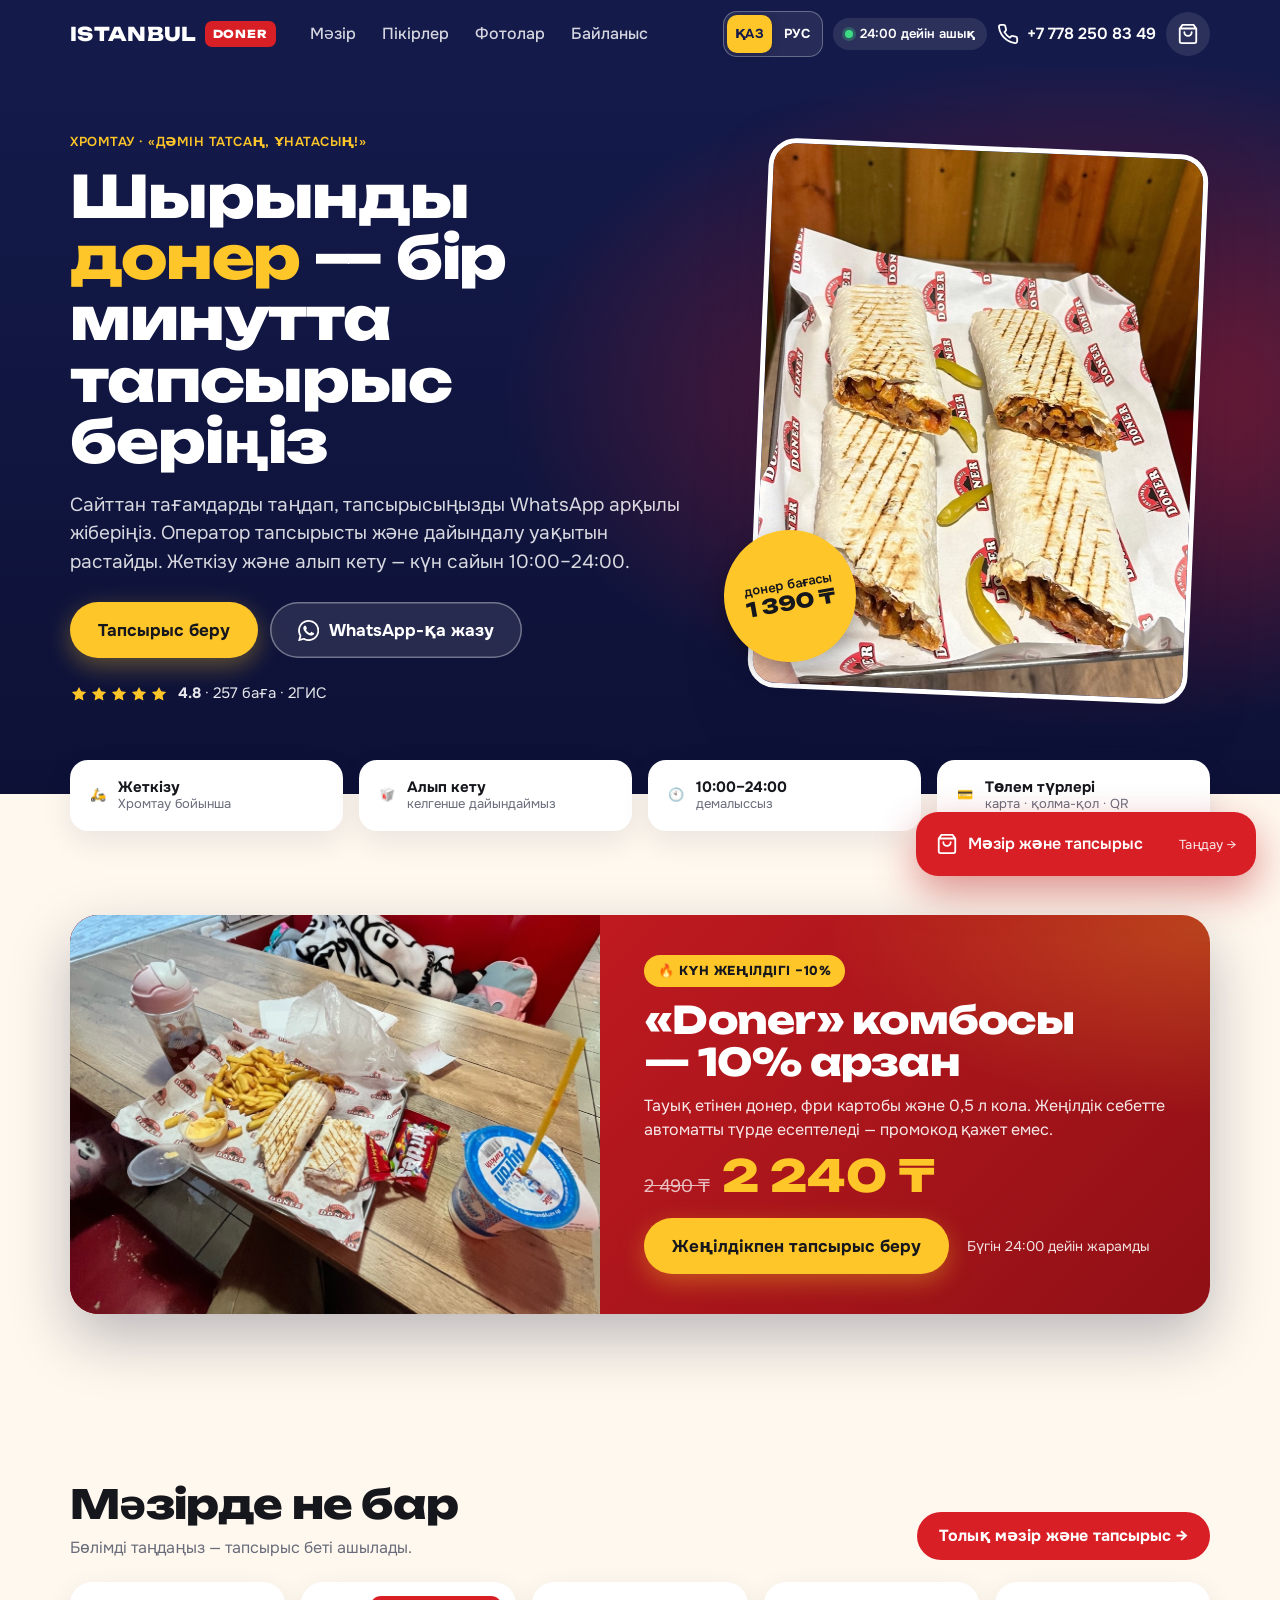
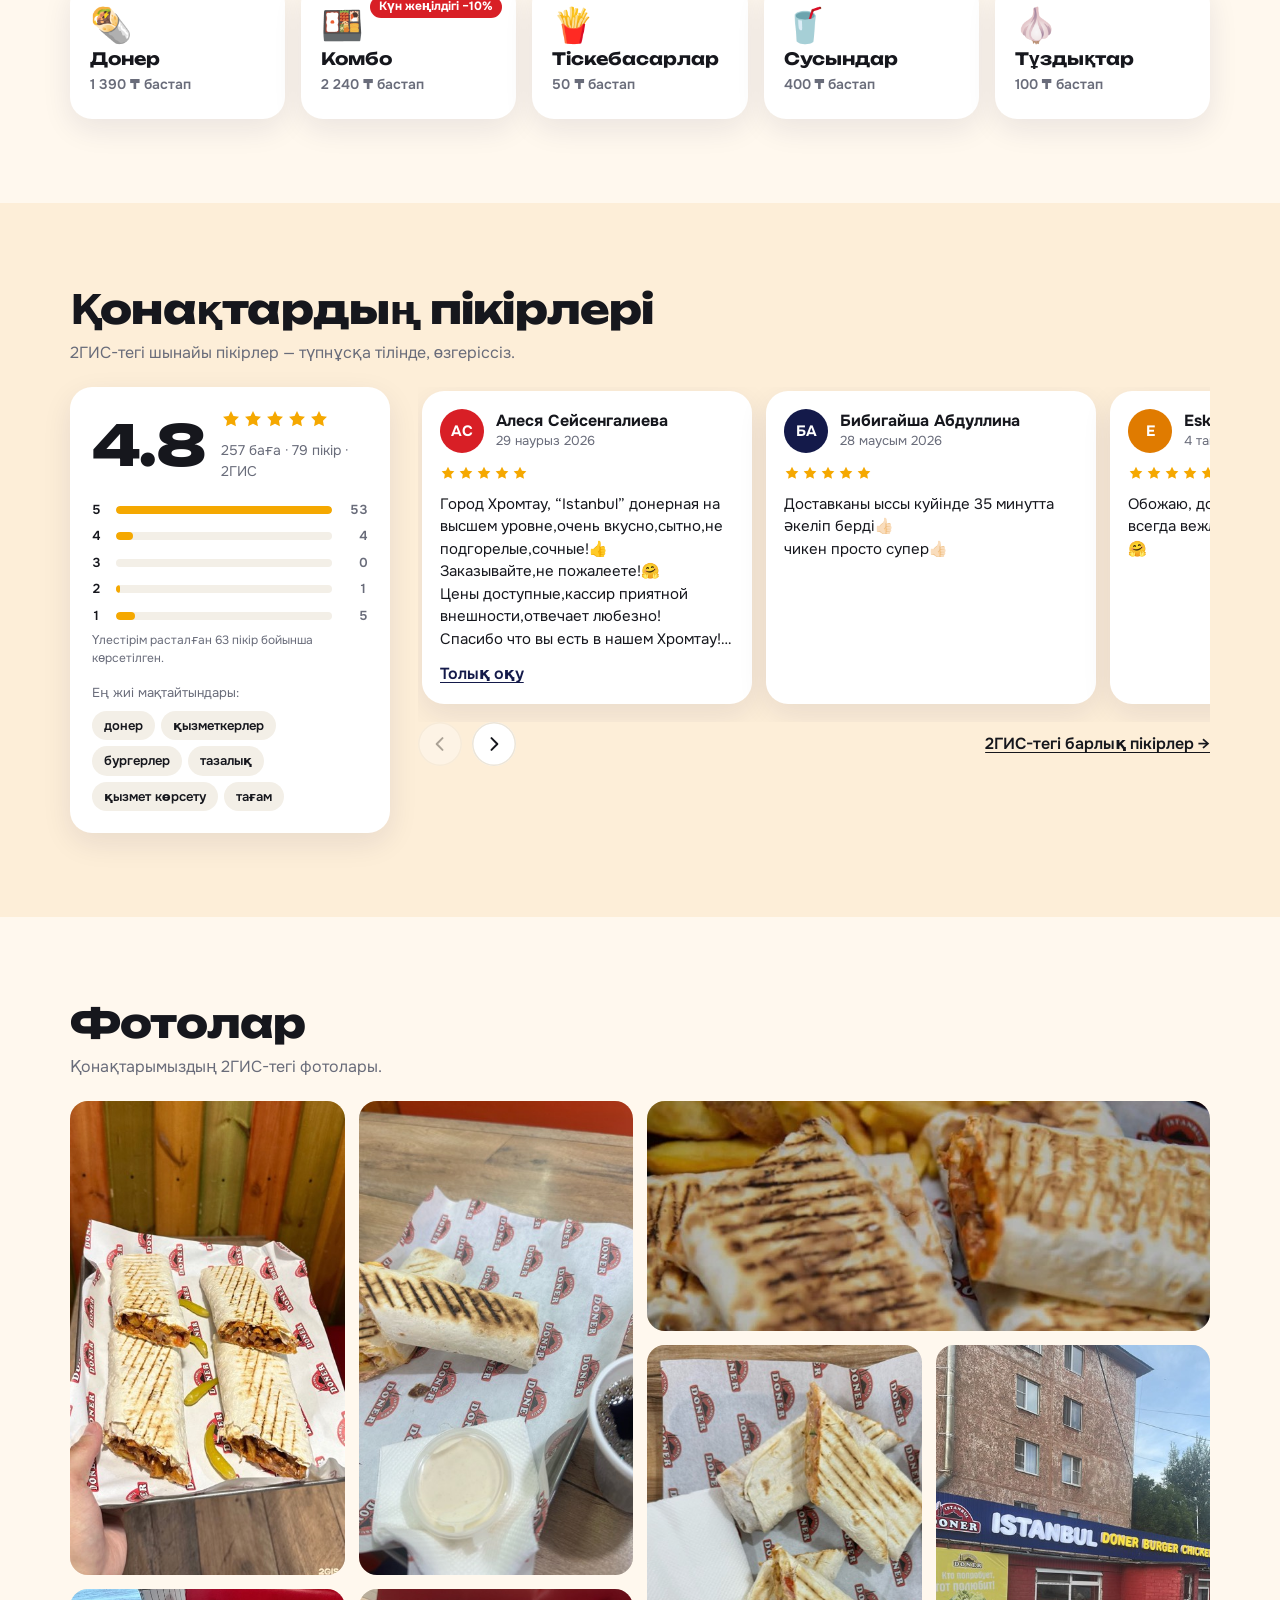
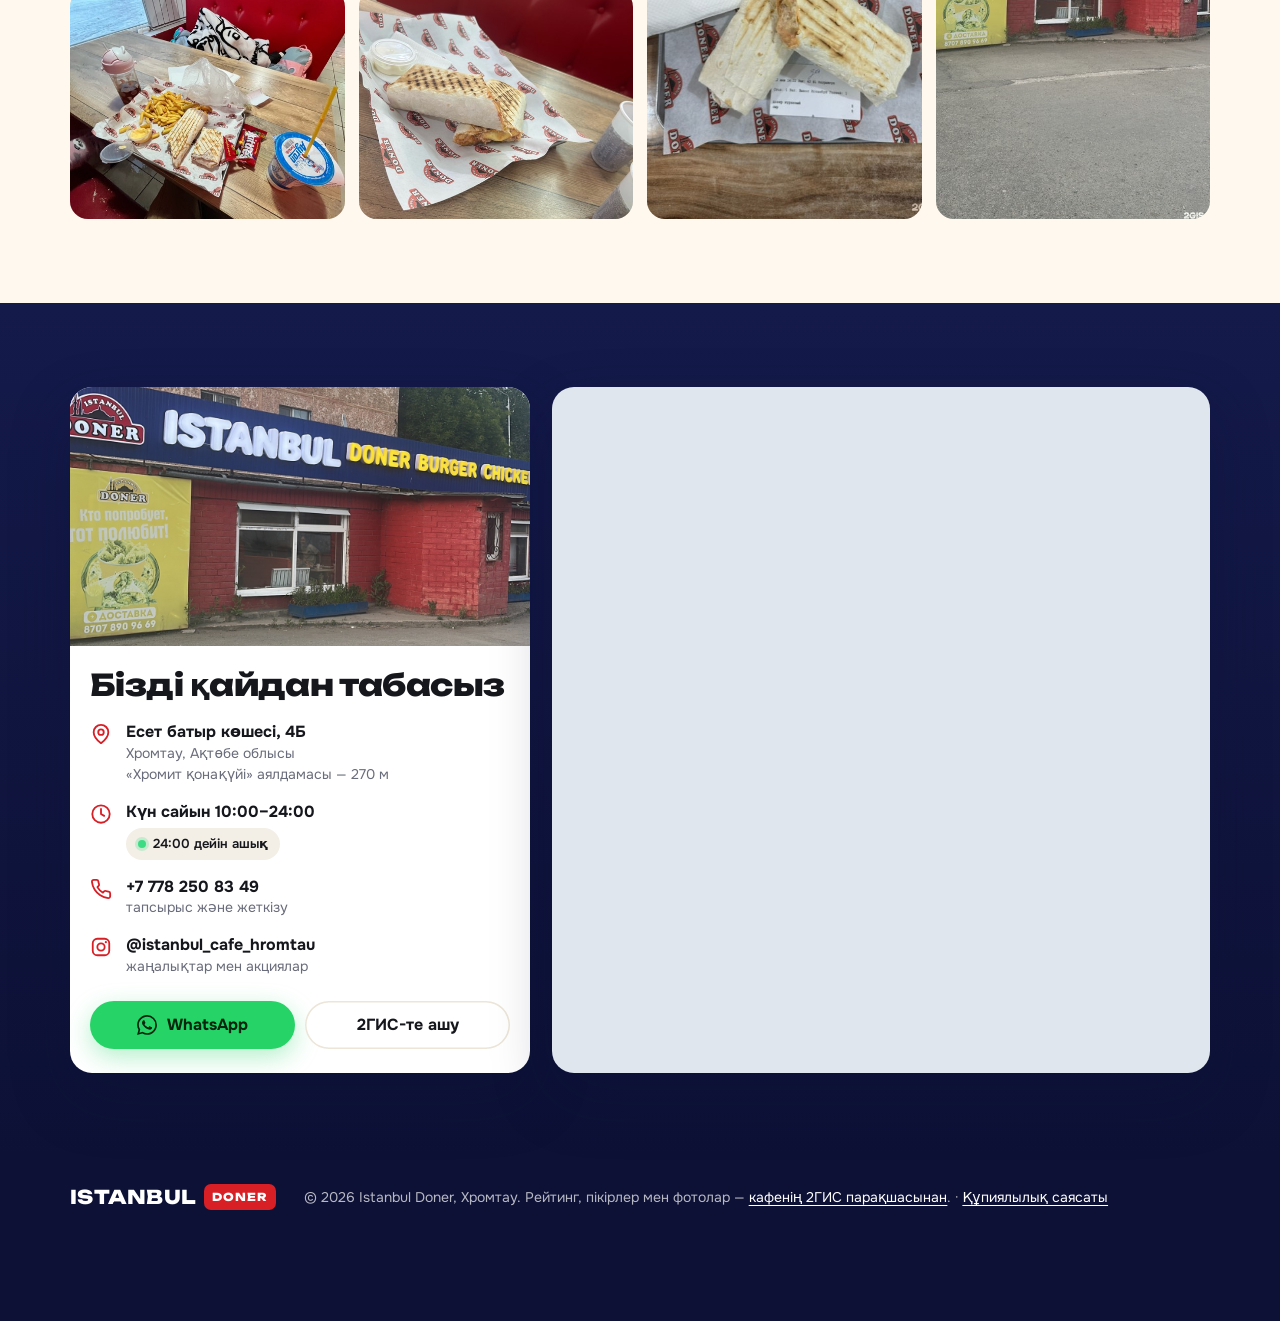
<file: site/index.html>
<!doctype html>
<html lang="kk" data-page="home">
<head>
  <meta charset="utf-8">
  <meta name="viewport" content="width=device-width, initial-scale=1, viewport-fit=cover">
  <title>Istanbul Doner — донер и комбо с доставкой в Хромтау</title>
  <meta name="description" content="Кафе Istanbul Doner в Хромтау: сочный донер в лаваше и батоне, комбо, фри и наггетсы. Оформите заказ на сайте и отправьте его в WhatsApp. Доставка и навынос, ежедневно 10:00–24:00.">
  <!-- ДЕМО-РЕЖИМ: сайт скрыт от поисковиков. Перед официальным запуском удалить эту строку. -->
  <meta name="robots" content="noindex, nofollow">
  <meta name="theme-color" content="#141a4a">
  <meta name="format-detection" content="telephone=no">
  <script src="js/i18n.js?v=20260921-1"></script>

  <meta property="og:type" content="website">
  <meta property="og:locale" content="ru_KZ">
  <meta property="og:title" content="Istanbul Doner — быстрый заказ в Хромтау">
  <meta property="og:description" content="Донер от 1 390 ₸, комбо, фри и наггетсы. Заказ через WhatsApp за минуту. Ежедневно 10:00–24:00.">
  <!-- Превью ссылки в мессенджерах: картинка 1200×630 собирается в brand/og (sh brand/og/render.sh).
       Адреса должны быть абсолютными — при переезде на свой домен заменить github.io здесь. -->
  <meta property="og:url" content="https://mumitrol16666-creator.github.io/istanbul/">
  <meta property="og:site_name" content="Istanbul Doner">
  <meta property="og:image" content="https://mumitrol16666-creator.github.io/istanbul/img/og.jpg?v=1">
  <meta property="og:image:type" content="image/jpeg">
  <meta property="og:image:width" content="1200">
  <meta property="og:image:height" content="630">
  <meta property="og:image:alt" content="Istanbul Doner, Хромтау: донер, комбо, фри — заказ в WhatsApp">
  <meta name="twitter:card" content="summary_large_image">
  <meta name="twitter:image" content="https://mumitrol16666-creator.github.io/istanbul/img/og.jpg?v=1">

  <link rel="icon" href="data:image/svg+xml,%3Csvg xmlns='http://www.w3.org/2000/svg' viewBox='0 0 100 100'%3E%3Crect width='100' height='100' rx='24' fill='%23d81f26'/%3E%3Ctext x='50' y='70' font-size='58' text-anchor='middle'%3E%F0%9F%8C%AF%3C/text%3E%3C/svg%3E">

  <link rel="preconnect" href="https://fonts.googleapis.com">
  <link rel="preconnect" href="https://fonts.gstatic.com" crossorigin>
  <link href="https://fonts.googleapis.com/css2?family=Onest:wght@400;500;600;700&family=Unbounded:wght@600;700;800&display=swap" rel="stylesheet">
  <link rel="stylesheet" href="css/style.css?v=20260921-1">

  <script type="application/ld+json">
  {
    "@context": "https://schema.org",
    "@type": "FastFoodRestaurant",
    "name": "Istanbul Doner",
    "servesCuisine": ["Донер", "Фастфуд"],
    "priceRange": "₸",
    "telephone": "+77782508349",
    "address": {
      "@type": "PostalAddress",
      "streetAddress": "улица Есет батыра, 4Б",
      "addressLocality": "Хромтау",
      "addressRegion": "Актюбинская область",
      "addressCountry": "KZ"
    },
    "geo": { "@type": "GeoCoordinates", "latitude": 50.257943, "longitude": 58.436562 },
    "openingHours": "Mo-Su 10:00-24:00",
    "sameAs": ["https://www.instagram.com/istanbul_cafe_hromtau/", "https://2gis.kz/aktobe/firm/70000001083426430"]
  }
  </script>
</head>
<body>

<!-- SVG-иконки -->
<svg width="0" height="0" style="position:absolute" aria-hidden="true" focusable="false">
  <symbol id="i-whatsapp" viewBox="0 0 24 24"><path fill="currentColor" d="M17.472 14.382c-.297-.149-1.758-.867-2.03-.967-.273-.099-.471-.148-.67.15-.197.297-.767.966-.94 1.164-.173.199-.347.223-.644.075-.297-.15-1.255-.463-2.39-1.475-.883-.788-1.48-1.761-1.653-2.059-.173-.297-.018-.458.13-.606.134-.133.298-.347.446-.52.149-.174.198-.298.298-.497.099-.198.05-.371-.025-.52-.075-.149-.669-1.612-.916-2.207-.242-.579-.487-.5-.669-.51-.173-.008-.371-.01-.57-.01-.198 0-.52.074-.792.372-.272.297-1.04 1.016-1.04 2.479 0 1.462 1.065 2.875 1.213 3.074.149.198 2.096 3.2 5.077 4.487.709.306 1.262.489 1.694.625.712.227 1.36.195 1.871.118.571-.085 1.758-.719 2.006-1.413.248-.694.248-1.289.173-1.413-.074-.124-.272-.198-.57-.347m-5.421 7.403h-.004a9.87 9.87 0 01-5.031-1.378l-.361-.214-3.741.982.998-3.648-.235-.374a9.86 9.86 0 01-1.51-5.26c.001-5.45 4.436-9.884 9.888-9.884 2.64 0 5.122 1.03 6.988 2.898a9.825 9.825 0 012.893 6.994c-.003 5.45-4.437 9.884-9.885 9.884m8.413-18.297A11.815 11.815 0 0012.05 0C5.495 0 .16 5.335.157 11.892c0 2.096.547 4.142 1.588 5.945L.057 24l6.305-1.654a11.882 11.882 0 005.683 1.448h.005c6.554 0 11.89-5.335 11.893-11.893a11.821 11.821 0 00-3.48-8.413z"/></symbol>
  <symbol id="i-phone" viewBox="0 0 24 24"><path fill="none" stroke="currentColor" stroke-width="2" stroke-linecap="round" stroke-linejoin="round" d="M22 16.92v3a2 2 0 0 1-2.18 2 19.79 19.79 0 0 1-8.63-3.07 19.5 19.5 0 0 1-6-6 19.79 19.79 0 0 1-3.07-8.67A2 2 0 0 1 4.11 2h3a2 2 0 0 1 2 1.72 12.84 12.84 0 0 0 .7 2.81 2 2 0 0 1-.45 2.11L8.09 9.91a16 16 0 0 0 6 6l1.27-1.27a2 2 0 0 1 2.11-.45 12.84 12.84 0 0 0 2.81.7A2 2 0 0 1 22 16.92z"/></symbol>
  <symbol id="i-bag" viewBox="0 0 24 24"><path fill="none" stroke="currentColor" stroke-width="2" stroke-linecap="round" stroke-linejoin="round" d="M6 2 3 6v14a2 2 0 0 0 2 2h14a2 2 0 0 0 2-2V6l-3-4zM3 6h18M16 10a4 4 0 0 1-8 0"/></symbol>
  <symbol id="i-close" viewBox="0 0 24 24"><path fill="none" stroke="currentColor" stroke-width="2.4" stroke-linecap="round" d="M6 6l12 12M18 6 6 18"/></symbol>
  <symbol id="i-left" viewBox="0 0 24 24"><path fill="none" stroke="currentColor" stroke-width="2.4" stroke-linecap="round" stroke-linejoin="round" d="M15 5l-7 7 7 7"/></symbol>
  <symbol id="i-right" viewBox="0 0 24 24"><path fill="none" stroke="currentColor" stroke-width="2.4" stroke-linecap="round" stroke-linejoin="round" d="M9 5l7 7-7 7"/></symbol>
  <symbol id="i-plus" viewBox="0 0 24 24"><path fill="none" stroke="currentColor" stroke-width="2.6" stroke-linecap="round" d="M12 5v14M5 12h14"/></symbol>
  <symbol id="i-minus" viewBox="0 0 24 24"><path fill="none" stroke="currentColor" stroke-width="2.6" stroke-linecap="round" d="M5 12h14"/></symbol>
  <symbol id="i-check" viewBox="0 0 24 24"><path fill="none" stroke="currentColor" stroke-width="2.6" stroke-linecap="round" stroke-linejoin="round" d="M5 12.5l4.5 4.5L19 7.5"/></symbol>
  <symbol id="i-star" viewBox="0 0 24 24"><path fill="currentColor" d="M12 2.5l2.95 5.98 6.6.96-4.78 4.65 1.13 6.57L12 17.56l-5.9 3.1 1.13-6.57L2.45 9.44l6.6-.96z"/></symbol>
  <symbol id="i-pin" viewBox="0 0 24 24"><path fill="none" stroke="currentColor" stroke-width="2" stroke-linecap="round" stroke-linejoin="round" d="M20 10c0 6-8 12-8 12S4 16 4 10a8 8 0 0 1 16 0z"/><circle cx="12" cy="10" r="3" fill="none" stroke="currentColor" stroke-width="2"/></symbol>
  <symbol id="i-clock" viewBox="0 0 24 24"><circle cx="12" cy="12" r="9.5" fill="none" stroke="currentColor" stroke-width="2"/><path fill="none" stroke="currentColor" stroke-width="2" stroke-linecap="round" stroke-linejoin="round" d="M12 6.5V12l3.5 2"/></symbol>
  <symbol id="i-instagram" viewBox="0 0 24 24"><rect x="3" y="3" width="18" height="18" rx="5" fill="none" stroke="currentColor" stroke-width="2"/><circle cx="12" cy="12" r="4" fill="none" stroke="currentColor" stroke-width="2"/><circle cx="17.3" cy="6.7" r="1.2" fill="currentColor"/></symbol>
  <symbol id="i-copy" viewBox="0 0 24 24"><rect x="9" y="9" width="12" height="12" rx="2.5" fill="none" stroke="currentColor" stroke-width="2"/><path fill="none" stroke="currentColor" stroke-width="2" stroke-linecap="round" d="M5 15h-.5A1.5 1.5 0 0 1 3 13.5v-9A1.5 1.5 0 0 1 4.5 3h9A1.5 1.5 0 0 1 15 4.5V5"/></symbol>
  <symbol id="i-trash" viewBox="0 0 24 24"><path fill="none" stroke="currentColor" stroke-width="2" stroke-linecap="round" stroke-linejoin="round" d="M4 7h16M10 11v6M14 11v6M6 7l1 12a2 2 0 0 0 2 2h6a2 2 0 0 0 2-2l1-12M9 7V4h6v3"/></symbol>
</svg>

<a class="skip" href="menu.html" data-page-link>Перейти к меню</a>

<div id="page">
  <header class="top">
    <div class="wrap top__in">
      <a class="logo" href="#" aria-label="Istanbul Doner — на главную">
        <span class="logo__a">ISTANBUL</span><span class="logo__b">DONER</span>
      </a>
      <nav class="nav" aria-label="Разделы">
        <a href="menu.html" data-page-link>Меню</a>
        <a href="#reviews">Отзывы</a>
        <a href="#gallery">Фото</a>
        <a href="#contacts">Контакты</a>
      </nav>
      <div class="top__right">
        <nav class="language-switch" data-language-switch aria-label="Тіл / Язык">
          <a href="?lang=kk" data-language="kk" lang="kk" aria-label="Қазақша">ҚАЗ</a>
          <a href="?lang=ru" data-language="ru" lang="ru" aria-label="Русский">РУС</a>
        </nav>
        <span class="status" data-status hidden></span>
        <a class="top__phone" href="tel:+77782508349" data-phone>
          <svg class="ic"><use href="#i-phone"/></svg><span data-phone-text>+7 778 250 83 49</span>
        </a>
        <a class="top__cart" href="menu.html#cart" data-page-link aria-label="Открыть корзину">
          <svg class="ic"><use href="#i-bag"/></svg>
          <span class="top__cart-count" data-cart-count hidden>0</span>
        </a>
      </div>
    </div>
  </header>

  <main>
    <!-- HERO -->
    <section class="hero">
      <div class="wrap hero__in">
        <div class="hero__text">
          <p class="eyebrow">Хромтау · «Кто попробует, тот полюбит!»</p>
          <h1>Сочный <em>донер</em> — закажите за&nbsp;минуту</h1>
          <p class="hero__lead">Выберите блюда на сайте и отправьте заказ в WhatsApp — оператор подтвердит заказ и время приготовления. Доставка и&nbsp;навынос, каждый день с&nbsp;10:00 до&nbsp;24:00.</p>
          <div class="hero__cta">
            <a class="btn btn--yellow btn--lg" href="menu.html" data-page-link>Оформить заказ</a>
            <a class="btn btn--ghost btn--lg" href="https://wa.me/77782508349" target="_blank" rel="noopener" data-wa-chat>
              <svg class="ic"><use href="#i-whatsapp"/></svg>Написать в WhatsApp
            </a>
          </div>
          <a class="hero__rating" href="#reviews">
            <span class="stars" aria-hidden="true">
              <svg class="ic"><use href="#i-star"/></svg><svg class="ic"><use href="#i-star"/></svg><svg class="ic"><use href="#i-star"/></svg><svg class="ic"><use href="#i-star"/></svg><svg class="ic"><use href="#i-star"/></svg>
            </span>
            <span><b data-rating>4.8</b> · <span data-ratings-count>257</span> оценок в 2ГИС</span>
          </a>
        </div>
        <div class="hero__media">
          <div class="hero__photo">
            <img src="img/hero.jpg" alt="Четыре донера с перчиками на фирменной бумаге Istanbul Doner" width="1152" height="2048" fetchpriority="high">
          </div>
          <div class="sticker" aria-hidden="true"><span>донер от</span><b data-min-price>1 390 ₸</b></div>
        </div>
      </div>
    </section>

    <!-- ФАКТЫ -->
    <section class="facts" aria-label="Коротко о нас">
      <div class="wrap facts__in">
        <div class="fact"><span class="fact__e" aria-hidden="true">🛵</span><div><b>Доставка</b><span>по Хромтау</span></div></div>
        <div class="fact"><span class="fact__e" aria-hidden="true">🥡</span><div><b>Навынос</b><span>готовим к вашему приходу</span></div></div>
        <div class="fact"><span class="fact__e" aria-hidden="true">🕙</span><div><b>10:00–24:00</b><span>без выходных</span></div></div>
        <div class="fact"><span class="fact__e" aria-hidden="true">💳</span><div><b>Любая оплата</b><span>карта · наличные · QR</span></div></div>
      </div>
    </section>

    <!-- СКИДКА ДНЯ: настраивается в config.js → deals; блок скрыт, если на сегодня акции нет -->
    <section class="section section--deal" id="deal" data-deal hidden>
      <div class="wrap"><div class="deal" data-deal-box></div></div>
    </section>

    <!-- ЧТО В МЕНЮ: плитки категорий, ведут на страницу заказа -->
    <section class="section section--teaser" id="menu">
      <div class="wrap">
        <div class="section__head section__head--row">
          <div>
            <h2>Что в меню</h2>
            <p>Выберите раздел — откроется страница заказа.</p>
          </div>
          <a class="btn btn--red" href="menu.html" data-page-link>Всё меню и заказ →</a>
        </div>
        <div class="tiles" data-teaser></div>
      </div>
    </section>

    <!-- ОТЗЫВЫ -->
    <section class="section section--cream" id="reviews">
      <div class="wrap">
        <div class="section__head">
          <h2>Отзывы гостей</h2>
          <p>Настоящие отзывы из 2ГИС — как есть, без редактуры.</p>
        </div>
        <div class="reviews">
          <aside class="rating" data-rating-box></aside>
          <div class="reviews__main">
            <div class="reviews__track" data-reviews tabindex="0" aria-label="Отзывы, листайте в сторону"></div>
            <div class="reviews__ctrl">
              <button class="round" type="button" data-rev-prev aria-label="Предыдущие отзывы"><svg class="ic"><use href="#i-left"/></svg></button>
              <button class="round" type="button" data-rev-next aria-label="Следующие отзывы"><svg class="ic"><use href="#i-right"/></svg></button>
              <a class="link" href="https://2gis.kz/aktobe/firm/70000001083426430/tab/reviews" target="_blank" rel="noopener" data-2gis-reviews>Все отзывы в 2ГИС →</a>
            </div>
          </div>
        </div>
      </div>
    </section>

    <!-- ФОТО -->
    <section class="section" id="gallery">
      <div class="wrap">
        <div class="section__head">
          <h2>Фото</h2>
          <p>Снимки наших гостей из 2ГИС.</p>
        </div>
        <div class="gallery" data-gallery></div>
      </div>
    </section>

    <!-- КОНТАКТЫ -->
    <section class="section section--navy" id="contacts">
      <div class="wrap contacts">
        <div class="contacts__card">
          <img class="contacts__photo" src="img/storefront.jpg" alt="Фасад кафе Istanbul Doner: синяя вывеска и красная кирпичная стена" width="1200" height="750" loading="lazy">
          <div class="contacts__body">
            <h2>Где нас найти</h2>
            <ul class="clist">
              <li><svg class="ic"><use href="#i-pin"/></svg><div><b data-address>ул. Есет батыра, 4Б</b><span data-city>Хромтау, Актюбинская область</span><span data-landmark>остановка «Гостиница Хромит» — 270 м</span></div></li>
              <li><svg class="ic"><use href="#i-clock"/></svg><div><b>Ежедневно 10:00–24:00</b><span class="status status--inline" data-status hidden></span></div></li>
              <li><svg class="ic"><use href="#i-phone"/></svg><div><a href="tel:+77782508349" data-phone><b data-phone-text>+7 778 250 83 49</b></a><span>заказы и доставка</span></div></li>
              <li><svg class="ic"><use href="#i-instagram"/></svg><div><a href="https://www.instagram.com/istanbul_cafe_hromtau/" target="_blank" rel="noopener" data-instagram><b>@istanbul_cafe_hromtau</b></a><span>новинки и акции</span></div></li>
            </ul>
            <div class="contacts__btns">
              <a class="btn btn--wa" href="https://wa.me/77782508349" target="_blank" rel="noopener" data-wa-chat><svg class="ic"><use href="#i-whatsapp"/></svg>WhatsApp</a>
              <a class="btn btn--light" href="https://go.2gis.com/PraD3" target="_blank" rel="noopener" data-2gis>Открыть в 2ГИС</a>
            </div>
          </div>
        </div>
        <div class="contacts__map">
          <iframe title="Istanbul Doner на карте" loading="lazy" referrerpolicy="no-referrer-when-downgrade" data-map
            src="https://www.openstreetmap.org/export/embed.html?bbox=58.433762%2C50.256343%2C58.439362%2C50.259543&amp;layer=mapnik&amp;marker=50.257943%2C58.436562"></iframe>
        </div>
      </div>
    </section>
  </main>

  <footer class="foot">
    <div class="wrap foot__in">
      <a class="logo" href="#" aria-label="Наверх"><span class="logo__a">ISTANBUL</span><span class="logo__b">DONER</span></a>
      <p>© <span data-year>2026</span> Istanbul Doner, Хромтау. Рейтинг, отзывы и фото — из <a href="https://go.2gis.com/PraD3" target="_blank" rel="noopener">карточки кафе в 2ГИС</a>. · <a href="privacy.html" data-page-link>Политика конфиденциальности</a></p>
    </div>
  </footer>
</div>

<!-- Плавающая кнопка: пустая корзина — «Меню и заказ», с товарами — корзина; ведёт на страницу заказа -->
<a class="cartbar" href="menu.html" data-page-link data-cartbar data-cartbar-home>
  <span class="cartbar__l"><svg class="ic"><use href="#i-bag"/></svg><span data-cartbar-count>Меню и заказ</span></span>
  <span class="cartbar__r"><b data-cartbar-total></b><span data-cartbar-go>Выбрать →</span></span>
</a>

<!-- Просмотр фото -->
<div class="lightbox" data-lightbox hidden>
  <button class="round round--dark lightbox__close" type="button" data-lb-close aria-label="Закрыть фото"><svg class="ic"><use href="#i-close"/></svg></button>
  <button class="round round--dark lightbox__prev" type="button" data-lb-prev aria-label="Предыдущее фото"><svg class="ic"><use href="#i-left"/></svg></button>
  <figure><img alt="" data-lb-img><figcaption data-lb-cap></figcaption></figure>
  <button class="round round--dark lightbox__next" type="button" data-lb-next aria-label="Следующее фото"><svg class="ic"><use href="#i-right"/></svg></button>
</div>

<div class="toast" data-toast role="status" aria-live="polite"></div>

<script src="js/config.js?v=20260921-1"></script>
<script src="js/reviews.js?v=20260921-1"></script>
<script src="js/app.js?v=20260921-1"></script>
</body>
</html>
</file>
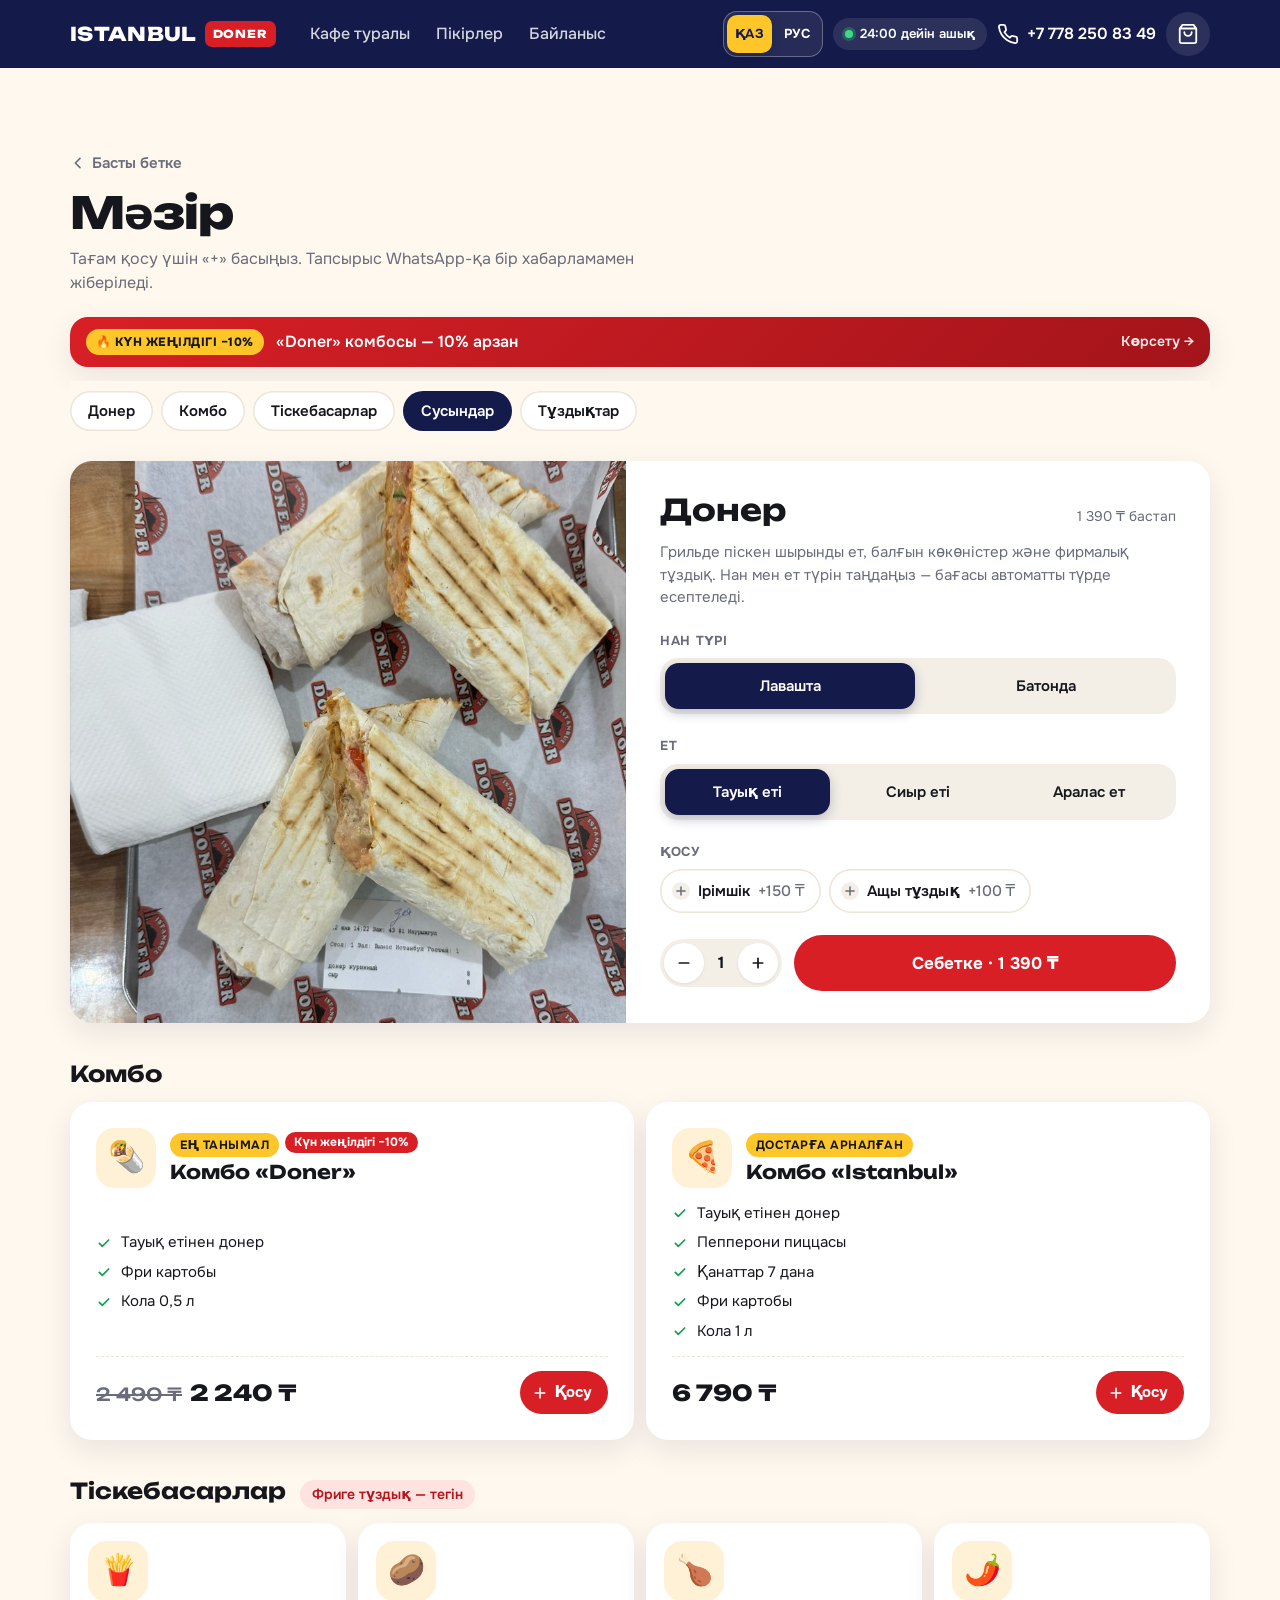
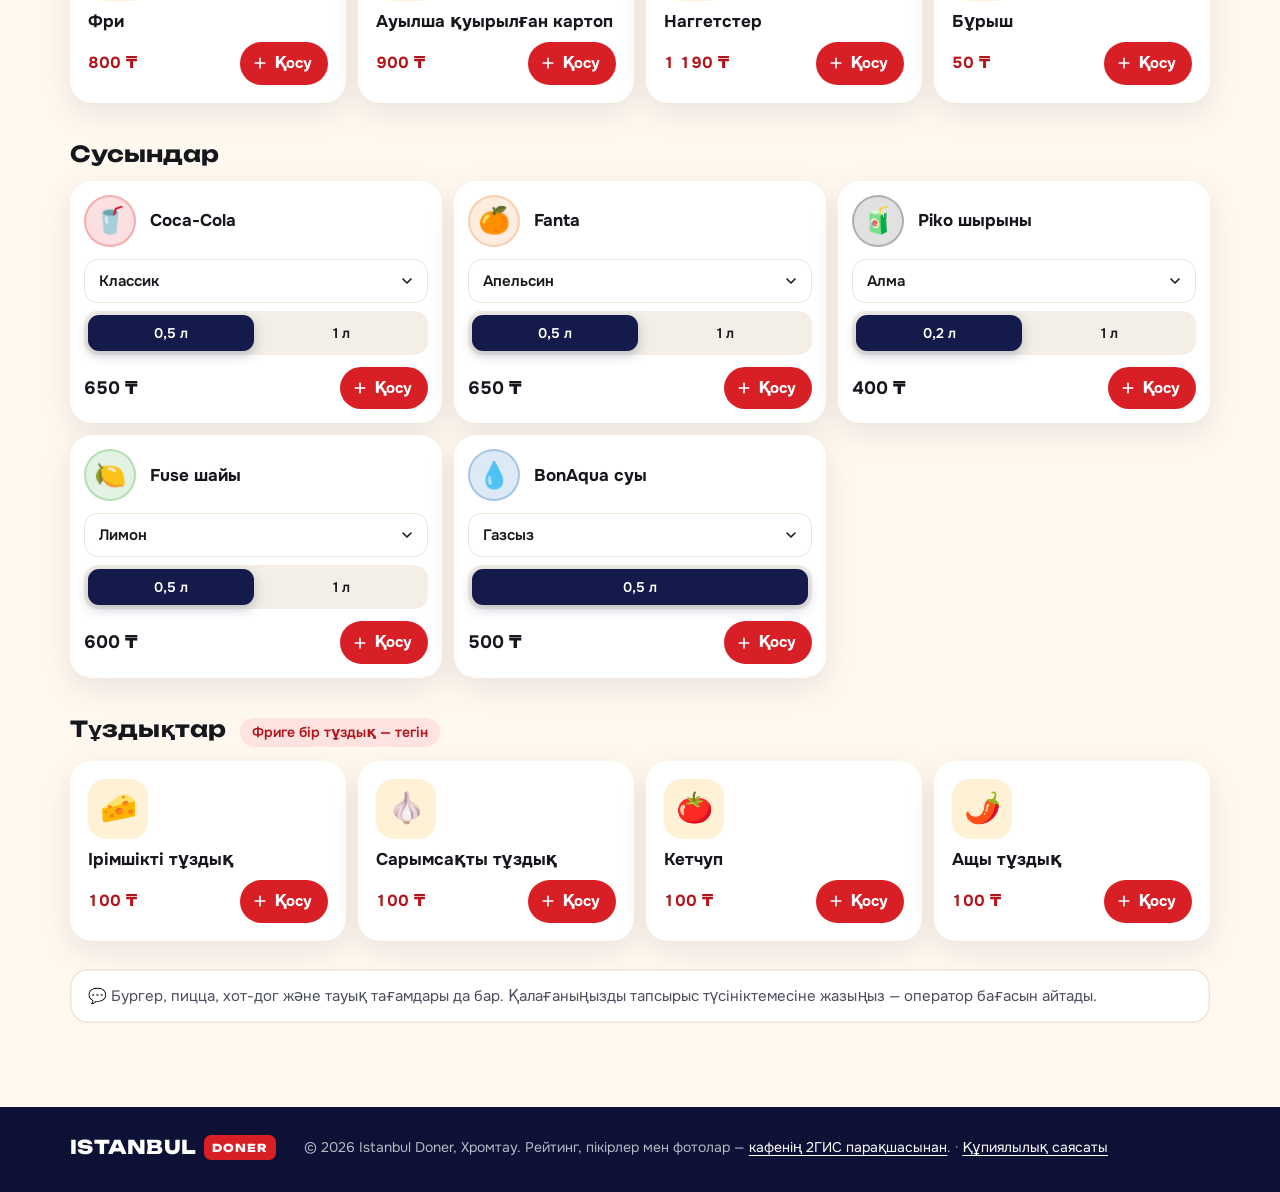
<file: site/menu.html>
<!doctype html>
<html lang="kk" data-page="menu">
<head>
  <meta charset="utf-8">
  <meta name="viewport" content="width=device-width, initial-scale=1, viewport-fit=cover">
  <title>Меню и заказ — Istanbul Doner, Хромтау</title>
  <meta name="description" content="Меню Istanbul Doner в Хромтау: донер, комбо, снэки, напитки и соусы с ценами. Выберите блюда и отправьте заказ в WhatsApp — доставка и навынос, ежедневно 10:00–24:00.">
  <!-- ДЕМО-РЕЖИМ: сайт скрыт от поисковиков. Перед официальным запуском удалить эту строку. -->
  <meta name="robots" content="noindex, nofollow">
  <meta name="theme-color" content="#141a4a">
  <meta name="format-detection" content="telephone=no">
  <script src="js/i18n.js?v=20260921-1"></script>

  <meta property="og:type" content="website">
  <meta property="og:locale" content="ru_KZ">
  <meta property="og:title" content="Меню и заказ — Istanbul Doner">
  <meta property="og:description" content="Донер от 1 390 ₸, комбо, фри и наггетсы. Заказ через WhatsApp за минуту. Ежедневно 10:00–24:00.">
  <!-- Превью ссылки в мессенджерах: картинка 1200×630 собирается в brand/og (sh brand/og/render.sh).
       Адреса должны быть абсолютными — при переезде на свой домен заменить github.io здесь. -->
  <meta property="og:url" content="https://mumitrol16666-creator.github.io/istanbul/menu.html">
  <meta property="og:site_name" content="Istanbul Doner">
  <meta property="og:image" content="https://mumitrol16666-creator.github.io/istanbul/img/og.jpg?v=1">
  <meta property="og:image:type" content="image/jpeg">
  <meta property="og:image:width" content="1200">
  <meta property="og:image:height" content="630">
  <meta property="og:image:alt" content="Istanbul Doner, Хромтау: донер, комбо, фри — заказ в WhatsApp">
  <meta name="twitter:card" content="summary_large_image">
  <meta name="twitter:image" content="https://mumitrol16666-creator.github.io/istanbul/img/og.jpg?v=1">

  <link rel="icon" href="data:image/svg+xml,%3Csvg xmlns='http://www.w3.org/2000/svg' viewBox='0 0 100 100'%3E%3Crect width='100' height='100' rx='24' fill='%23d81f26'/%3E%3Ctext x='50' y='70' font-size='58' text-anchor='middle'%3E%F0%9F%8C%AF%3C/text%3E%3C/svg%3E">

  <link rel="preconnect" href="https://fonts.googleapis.com">
  <link rel="preconnect" href="https://fonts.gstatic.com" crossorigin>
  <link href="https://fonts.googleapis.com/css2?family=Onest:wght@400;500;600;700&family=Unbounded:wght@600;700;800&display=swap" rel="stylesheet">
  <link rel="stylesheet" href="css/style.css?v=20260921-1">

  <script type="application/ld+json">
  {
    "@context": "https://schema.org",
    "@type": "FastFoodRestaurant",
    "name": "Istanbul Doner",
    "servesCuisine": ["Донер", "Фастфуд"],
    "priceRange": "₸",
    "telephone": "+77782508349",
    "address": {
      "@type": "PostalAddress",
      "streetAddress": "улица Есет батыра, 4Б",
      "addressLocality": "Хромтау",
      "addressRegion": "Актюбинская область",
      "addressCountry": "KZ"
    },
    "geo": { "@type": "GeoCoordinates", "latitude": 50.257943, "longitude": 58.436562 },
    "openingHours": "Mo-Su 10:00-24:00",
    "sameAs": ["https://www.instagram.com/istanbul_cafe_hromtau/", "https://2gis.kz/aktobe/firm/70000001083426430"]
  }
  </script>
</head>
<body>

<!-- SVG-иконки -->
<svg width="0" height="0" style="position:absolute" aria-hidden="true" focusable="false">
  <symbol id="i-whatsapp" viewBox="0 0 24 24"><path fill="currentColor" d="M17.472 14.382c-.297-.149-1.758-.867-2.03-.967-.273-.099-.471-.148-.67.15-.197.297-.767.966-.94 1.164-.173.199-.347.223-.644.075-.297-.15-1.255-.463-2.39-1.475-.883-.788-1.48-1.761-1.653-2.059-.173-.297-.018-.458.13-.606.134-.133.298-.347.446-.52.149-.174.198-.298.298-.497.099-.198.05-.371-.025-.52-.075-.149-.669-1.612-.916-2.207-.242-.579-.487-.5-.669-.51-.173-.008-.371-.01-.57-.01-.198 0-.52.074-.792.372-.272.297-1.04 1.016-1.04 2.479 0 1.462 1.065 2.875 1.213 3.074.149.198 2.096 3.2 5.077 4.487.709.306 1.262.489 1.694.625.712.227 1.36.195 1.871.118.571-.085 1.758-.719 2.006-1.413.248-.694.248-1.289.173-1.413-.074-.124-.272-.198-.57-.347m-5.421 7.403h-.004a9.87 9.87 0 01-5.031-1.378l-.361-.214-3.741.982.998-3.648-.235-.374a9.86 9.86 0 01-1.51-5.26c.001-5.45 4.436-9.884 9.888-9.884 2.64 0 5.122 1.03 6.988 2.898a9.825 9.825 0 012.893 6.994c-.003 5.45-4.437 9.884-9.885 9.884m8.413-18.297A11.815 11.815 0 0012.05 0C5.495 0 .16 5.335.157 11.892c0 2.096.547 4.142 1.588 5.945L.057 24l6.305-1.654a11.882 11.882 0 005.683 1.448h.005c6.554 0 11.89-5.335 11.893-11.893a11.821 11.821 0 00-3.48-8.413z"/></symbol>
  <symbol id="i-phone" viewBox="0 0 24 24"><path fill="none" stroke="currentColor" stroke-width="2" stroke-linecap="round" stroke-linejoin="round" d="M22 16.92v3a2 2 0 0 1-2.18 2 19.79 19.79 0 0 1-8.63-3.07 19.5 19.5 0 0 1-6-6 19.79 19.79 0 0 1-3.07-8.67A2 2 0 0 1 4.11 2h3a2 2 0 0 1 2 1.72 12.84 12.84 0 0 0 .7 2.81 2 2 0 0 1-.45 2.11L8.09 9.91a16 16 0 0 0 6 6l1.27-1.27a2 2 0 0 1 2.11-.45 12.84 12.84 0 0 0 2.81.7A2 2 0 0 1 22 16.92z"/></symbol>
  <symbol id="i-bag" viewBox="0 0 24 24"><path fill="none" stroke="currentColor" stroke-width="2" stroke-linecap="round" stroke-linejoin="round" d="M6 2 3 6v14a2 2 0 0 0 2 2h14a2 2 0 0 0 2-2V6l-3-4zM3 6h18M16 10a4 4 0 0 1-8 0"/></symbol>
  <symbol id="i-close" viewBox="0 0 24 24"><path fill="none" stroke="currentColor" stroke-width="2.4" stroke-linecap="round" d="M6 6l12 12M18 6 6 18"/></symbol>
  <symbol id="i-left" viewBox="0 0 24 24"><path fill="none" stroke="currentColor" stroke-width="2.4" stroke-linecap="round" stroke-linejoin="round" d="M15 5l-7 7 7 7"/></symbol>
  <symbol id="i-right" viewBox="0 0 24 24"><path fill="none" stroke="currentColor" stroke-width="2.4" stroke-linecap="round" stroke-linejoin="round" d="M9 5l7 7-7 7"/></symbol>
  <symbol id="i-plus" viewBox="0 0 24 24"><path fill="none" stroke="currentColor" stroke-width="2.6" stroke-linecap="round" d="M12 5v14M5 12h14"/></symbol>
  <symbol id="i-minus" viewBox="0 0 24 24"><path fill="none" stroke="currentColor" stroke-width="2.6" stroke-linecap="round" d="M5 12h14"/></symbol>
  <symbol id="i-check" viewBox="0 0 24 24"><path fill="none" stroke="currentColor" stroke-width="2.6" stroke-linecap="round" stroke-linejoin="round" d="M5 12.5l4.5 4.5L19 7.5"/></symbol>
  <symbol id="i-star" viewBox="0 0 24 24"><path fill="currentColor" d="M12 2.5l2.95 5.98 6.6.96-4.78 4.65 1.13 6.57L12 17.56l-5.9 3.1 1.13-6.57L2.45 9.44l6.6-.96z"/></symbol>
  <symbol id="i-pin" viewBox="0 0 24 24"><path fill="none" stroke="currentColor" stroke-width="2" stroke-linecap="round" stroke-linejoin="round" d="M20 10c0 6-8 12-8 12S4 16 4 10a8 8 0 0 1 16 0z"/><circle cx="12" cy="10" r="3" fill="none" stroke="currentColor" stroke-width="2"/></symbol>
  <symbol id="i-clock" viewBox="0 0 24 24"><circle cx="12" cy="12" r="9.5" fill="none" stroke="currentColor" stroke-width="2"/><path fill="none" stroke="currentColor" stroke-width="2" stroke-linecap="round" stroke-linejoin="round" d="M12 6.5V12l3.5 2"/></symbol>
  <symbol id="i-instagram" viewBox="0 0 24 24"><rect x="3" y="3" width="18" height="18" rx="5" fill="none" stroke="currentColor" stroke-width="2"/><circle cx="12" cy="12" r="4" fill="none" stroke="currentColor" stroke-width="2"/><circle cx="17.3" cy="6.7" r="1.2" fill="currentColor"/></symbol>
  <symbol id="i-copy" viewBox="0 0 24 24"><rect x="9" y="9" width="12" height="12" rx="2.5" fill="none" stroke="currentColor" stroke-width="2"/><path fill="none" stroke="currentColor" stroke-width="2" stroke-linecap="round" d="M5 15h-.5A1.5 1.5 0 0 1 3 13.5v-9A1.5 1.5 0 0 1 4.5 3h9A1.5 1.5 0 0 1 15 4.5V5"/></symbol>
  <symbol id="i-trash" viewBox="0 0 24 24"><path fill="none" stroke="currentColor" stroke-width="2" stroke-linecap="round" stroke-linejoin="round" d="M4 7h16M10 11v6M14 11v6M6 7l1 12a2 2 0 0 0 2 2h6a2 2 0 0 0 2-2l1-12M9 7V4h6v3"/></symbol>
</svg>

<a class="skip" href="#menu">Перейти к меню</a>

<div id="page">
  <header class="top">
    <div class="wrap top__in">
      <a class="logo" href="index.html" data-page-link aria-label="Istanbul Doner — на главную">
        <span class="logo__a">ISTANBUL</span><span class="logo__b">DONER</span>
      </a>
      <nav class="nav" aria-label="Разделы">
        <a href="index.html" data-page-link>О кафе</a>
        <a href="index.html#reviews" data-page-link>Отзывы</a>
        <a href="index.html#contacts" data-page-link>Контакты</a>
      </nav>
      <div class="top__right">
        <nav class="language-switch" data-language-switch aria-label="Тіл / Язык">
          <a href="?lang=kk" data-language="kk" lang="kk" aria-label="Қазақша">ҚАЗ</a>
          <a href="?lang=ru" data-language="ru" lang="ru" aria-label="Русский">РУС</a>
        </nav>
        <span class="status" data-status hidden></span>
        <a class="top__phone" href="tel:+77782508349" data-phone>
          <svg class="ic"><use href="#i-phone"/></svg><span data-phone-text>+7 778 250 83 49</span>
        </a>
        <button class="top__cart" type="button" data-open-cart aria-label="Открыть корзину">
          <svg class="ic"><use href="#i-bag"/></svg>
          <span class="top__cart-count" data-cart-count hidden>0</span>
        </button>
      </div>
    </div>
  </header>

  <main>
    <!-- МЕНЮ И ЗАКАЗ -->
    <section class="section section--order" id="menu">
      <div class="wrap">
        <a class="backlink" href="index.html" data-page-link><svg class="ic"><use href="#i-left"/></svg>На главную</a>
        <div class="section__head">
          <h1 class="h-page">Меню</h1>
          <p>Нажмите «+», чтобы добавить блюдо. Заказ отправляется одним сообщением в WhatsApp.</p>
        </div>
        <a class="dealbar" data-deal-banner hidden></a>
        <div class="cats" data-cats role="navigation" aria-label="Категории меню"></div>
        <div data-menu></div>
        <p class="menu-hint" data-menu-hint></p>
      </div>
    </section>
  </main>

  <footer class="foot">
    <div class="wrap foot__in">
      <a class="logo" href="index.html" data-page-link aria-label="Istanbul Doner — на главную"><span class="logo__a">ISTANBUL</span><span class="logo__b">DONER</span></a>
      <p>© <span data-year>2026</span> Istanbul Doner, Хромтау. Рейтинг, отзывы и фото — из <a href="https://go.2gis.com/PraD3" target="_blank" rel="noopener">карточки кафе в 2ГИС</a>. · <a href="privacy.html" data-page-link>Политика конфиденциальности</a></p>
    </div>
  </footer>
</div>

<!-- Предложение к покупке: появляется после добавления блюда -->
<div class="tray" data-tray role="region" aria-label="Предложение к заказу" aria-live="polite" hidden>
  <div class="tray__head">
    <div>
      <div class="tray__lead" data-tray-lead hidden></div>
      <div class="tray__t" data-tray-title></div>
    </div>
    <button class="tray__x" type="button" data-tray-close aria-label="Скрыть предложение"><svg class="ic"><use href="#i-close"/></svg></button>
  </div>
  <div class="tray__chips" data-tray-chips></div>
</div>

<!-- Плашка корзины -->
<button class="cartbar" type="button" data-open-cart data-cartbar hidden>
  <span class="cartbar__l"><svg class="ic"><use href="#i-bag"/></svg><span data-cartbar-count>0 позиций</span></span>
  <span class="cartbar__r"><b data-cartbar-total>0 ₸</b><span>Оформить →</span></span>
</button>

<!-- Корзина и оформление -->
<div class="sheet" data-sheet hidden>
  <div class="sheet__backdrop" data-close-cart></div>
  <div class="sheet__panel" role="dialog" aria-modal="true" aria-labelledby="sheet-title" tabindex="-1">
    <div class="sheet__head">
      <h2 id="sheet-title">Ваш заказ</h2>
      <button class="round round--plain" type="button" data-close-cart aria-label="Закрыть корзину"><svg class="ic"><use href="#i-close"/></svg></button>
      <button class="keyboard-done" type="button" data-dismiss-keyboard hidden>Готово · скрыть клавиатуру</button>
    </div>

    <div class="sheet__scroll" data-sheet-scroll>
      <!-- пусто -->
      <div class="empty" data-empty hidden>
        <div class="empty__e" aria-hidden="true">🌯</div>
        <b>Корзина пока пустая</b>
        <p>Добавьте донер или комбо — и отправьте заказ в WhatsApp.</p>
        <button class="btn btn--red" type="button" data-close-cart>Перейти к меню</button>
      </div>

      <!-- заказ отправлен -->
      <div class="done" data-done hidden>
        <div class="done__e" aria-hidden="true">✅</div>
        <b>Заказ открыт в WhatsApp</b>
        <p>Нажмите «Отправить» в чате — оператор подтвердит заказ, стоимость доставки и время.</p>
        <p class="done__sub">WhatsApp не открылся? Скопируйте текст заказа и отправьте его на номер <a href="https://wa.me/77782508349" target="_blank" rel="noopener" data-wa-chat><span data-wa-text>+7 778 250 83 49</span></a>.</p>
        <div class="done__btns">
          <button class="btn btn--light" type="button" data-copy><svg class="ic"><use href="#i-copy"/></svg>Скопировать заказ</button>
          <button class="btn btn--light" type="button" data-back>Вернуться к заказу</button>
          <button class="btn btn--red" type="button" data-new>Новый заказ</button>
        </div>
      </div>

      <form class="checkout" data-checkout novalidate hidden>
        <div class="closed-note" data-closed-note hidden></div>

        <ul class="lines" data-lines></ul>

        <div class="cs" data-cart-suggest hidden></div>

        <fieldset class="fs">
          <legend>Как получите заказ?</legend>
          <div class="seg seg--2">
            <label><input type="radio" name="mode" value="delivery" checked><span>🛵 Доставка</span></label>
            <label><input type="radio" name="mode" value="pickup"><span>🥡 Самовывоз</span></label>
          </div>
        </fieldset>

        <div class="field" data-address-field>
          <label for="f-address">Адрес доставки</label>
          <input id="f-address" name="address" type="text" autocomplete="street-address" placeholder="Улица, дом, квартира, подъезд">
          <p class="err" data-err="address" hidden>Укажите адрес, куда привезти заказ</p>
        </div>
        <p class="pickup-note" data-pickup-note hidden><svg class="ic"><use href="#i-pin"/></svg><span>Заберёте сами: <b data-address>ул. Есет батыра, 4Б</b></span></p>

        <div class="grid2">
          <div class="field">
            <label for="f-name">Ваше имя</label>
            <input id="f-name" name="name" type="text" autocomplete="given-name" placeholder="Как к вам обращаться">
            <p class="err" data-err="name" hidden>Напишите имя</p>
          </div>
          <div class="field">
            <label for="f-phone">Телефон <i>— необязательно</i></label>
            <input id="f-phone" name="phone" type="tel" inputmode="tel" autocomplete="tel" enterkeyhint="done" placeholder="+7 7__ ___ __ __" aria-describedby="f-phone-hint">
            <p class="hint" id="f-phone-hint">Если звонить не на номер из WhatsApp</p>
          </div>
        </div>

        <fieldset class="fs">
          <legend>Когда</legend>
          <div class="seg seg--2">
            <label><input type="radio" name="when" value="asap" checked><span>Как можно скорее</span></label>
            <label><input type="radio" name="when" value="time"><span>Ко времени</span></label>
          </div>
          <div class="field field--time" data-time-field hidden>
            <label for="f-time">К какому времени</label>
            <input id="f-time" name="time" type="time" min="10:00" max="23:59">
            <p class="err" data-err="time" hidden>Укажите время</p>
          </div>
        </fieldset>

        <fieldset class="fs">
          <legend>Оплата</legend>
          <div class="seg seg--3" data-payments></div>
        </fieldset>

        <div class="field">
          <label for="f-comment">Комментарий <i>— необязательно</i></label>
          <textarea id="f-comment" name="comment" rows="2" placeholder="Без лука, позвонить в домофон, добавить бургер…"></textarea>
        </div>

        <p class="privacy">Сайт ничего никуда не отправляет сам: данные попадут только в ваше сообщение в WhatsApp. <span>Отправляя заказ, вы принимаете условия:</span> <a href="privacy.html" data-page-link target="_blank">политика конфиденциальности</a></p>
      </form>
    </div>

    <div class="sheet__foot" data-sheet-foot hidden>
      <p class="savings" data-savings hidden></p>
      <div class="total"><span>Итого<small data-total-note></small></span><b data-total>0 ₸</b></div>
      <a class="btn btn--wa btn--xl" href="#" target="_blank" rel="noopener" data-send>
        <svg class="ic"><use href="#i-whatsapp"/></svg>Отправить заказ в WhatsApp
      </a>
    </div>
  </div>
</div>

<div class="toast" data-toast role="status" aria-live="polite"></div>

<script src="js/config.js?v=20260921-1"></script>
<script src="js/app.js?v=20260921-1"></script>
</body>
</html>
</file>
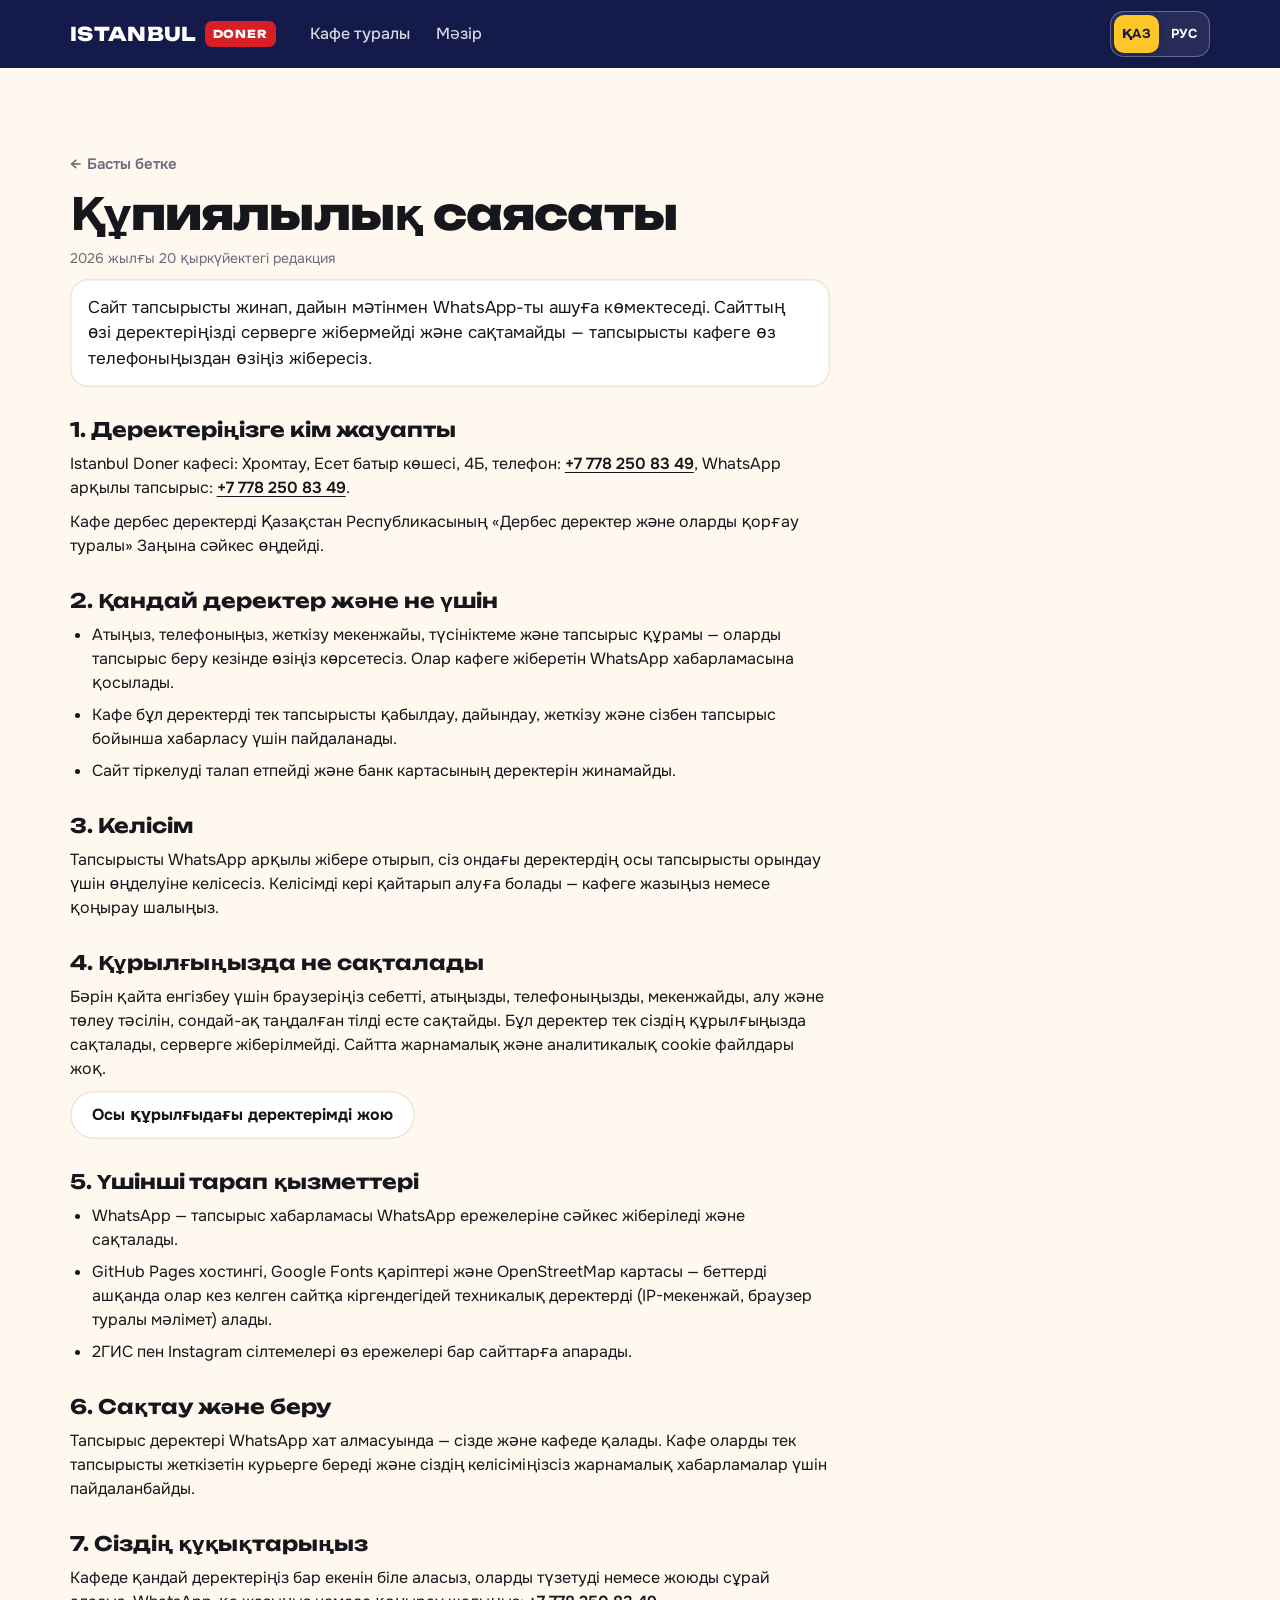
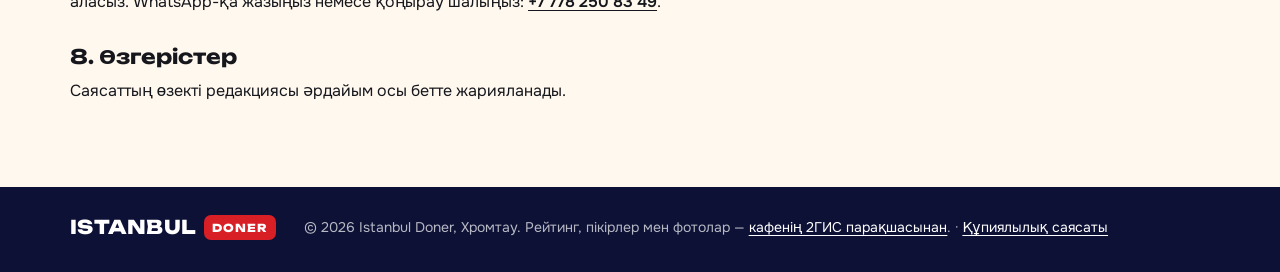
<file: site/privacy.html>
<!doctype html>
<html lang="kk" data-page="privacy">
<head>
  <meta charset="utf-8">
  <meta name="viewport" content="width=device-width, initial-scale=1, viewport-fit=cover">
  <title>Политика конфиденциальности — Istanbul Doner</title>
  <meta name="description" content="Как сайт Istanbul Doner обращается с данными: заказ вы отправляете кафе сами через WhatsApp, сайт ничего не передаёт на сервер.">
  <!-- ДЕМО-РЕЖИМ: сайт скрыт от поисковиков. Перед официальным запуском удалить эту строку. -->
  <meta name="robots" content="noindex, nofollow">
  <meta name="theme-color" content="#141a4a">
  <meta name="format-detection" content="telephone=no">
  <script src="js/i18n.js?v=20260921-1"></script>

  <meta property="og:type" content="website">
  <meta property="og:locale" content="ru_KZ">
  <meta property="og:title" content="Istanbul Doner — быстрый заказ в Хромтау">
  <meta property="og:description" content="Донер от 1 390 ₸, комбо, фри и наггетсы. Заказ через WhatsApp за минуту. Ежедневно 10:00–24:00.">
  <!-- Превью ссылки в мессенджерах: картинка 1200×630 собирается в brand/og (sh brand/og/render.sh).
       Адреса должны быть абсолютными — при переезде на свой домен заменить github.io здесь. -->
  <meta property="og:url" content="https://mumitrol16666-creator.github.io/istanbul/privacy.html">
  <meta property="og:site_name" content="Istanbul Doner">
  <meta property="og:image" content="https://mumitrol16666-creator.github.io/istanbul/img/og.jpg?v=1">
  <meta property="og:image:type" content="image/jpeg">
  <meta property="og:image:width" content="1200">
  <meta property="og:image:height" content="630">
  <meta property="og:image:alt" content="Istanbul Doner, Хромтау: донер, комбо, фри — заказ в WhatsApp">
  <meta name="twitter:card" content="summary_large_image">
  <meta name="twitter:image" content="https://mumitrol16666-creator.github.io/istanbul/img/og.jpg?v=1">

  <link rel="icon" href="data:image/svg+xml,%3Csvg xmlns='http://www.w3.org/2000/svg' viewBox='0 0 100 100'%3E%3Crect width='100' height='100' rx='24' fill='%23d81f26'/%3E%3Ctext x='50' y='70' font-size='58' text-anchor='middle'%3E%F0%9F%8C%AF%3C/text%3E%3C/svg%3E">

  <link rel="preconnect" href="https://fonts.googleapis.com">
  <link rel="preconnect" href="https://fonts.gstatic.com" crossorigin>
  <link href="https://fonts.googleapis.com/css2?family=Onest:wght@400;500;600;700&family=Unbounded:wght@600;700;800&display=swap" rel="stylesheet">
  <link rel="stylesheet" href="css/style.css?v=20260921-1">

</head>
<body>

<div id="page">
  <header class="top">
    <div class="wrap top__in">
      <a class="logo" href="index.html" data-page-link aria-label="Istanbul Doner — на главную">
        <span class="logo__a">ISTANBUL</span><span class="logo__b">DONER</span>
      </a>
      <nav class="nav" aria-label="Разделы">
        <a href="index.html" data-page-link>О кафе</a>
        <a href="menu.html" data-page-link>Меню</a>
      </nav>
      <div class="top__right">
        <nav class="language-switch" data-language-switch aria-label="Тіл / Язык">
          <a href="?lang=kk" data-language="kk" lang="kk" aria-label="Қазақша">ҚАЗ</a>
          <a href="?lang=ru" data-language="ru" lang="ru" aria-label="Русский">РУС</a>
        </nav>
      </div>
    </div>
  </header>

  <main>
    <section class="section section--order">
      <div class="wrap">
        <a class="backlink" href="index.html" data-page-link>← <span>На главную</span></a>

        <!-- Текст политики: русская и казахская версии целиком; показывается та, что совпадает с языком сайта -->
        <article class="legal" data-lang-block="ru" lang="ru">
          <h1 class="h-page">Политика конфиденциальности</h1>
          <p class="legal__meta">Редакция от 20 сентября 2026 года</p>
          <p class="legal__lead">Сайт помогает собрать заказ и открыть WhatsApp с готовым текстом. Сам сайт не отправляет ваши данные на сервер и не хранит их у себя — заказ вы отправляете кафе сами, со своего телефона.</p>

          <h2>1. Кто отвечает за ваши данные</h2>
          <p>Кафе Istanbul Doner: <span data-full-address></span>, телефон <a data-phone><span data-phone-text></span></a>, заказы в WhatsApp — <a data-wa target="_blank" rel="noopener"><span data-wa-text></span></a>. <span data-legal hidden></span></p>
          <p>Кафе обрабатывает персональные данные в соответствии с Законом Республики Казахстан «О персональных данных и их защите».</p>

          <h2>2. Какие данные и зачем</h2>
          <ul>
            <li>Имя, телефон, адрес доставки, комментарий и состав заказа — вы указываете их сами при оформлении. Они попадают в сообщение WhatsApp, которое вы отправляете кафе.</li>
            <li>Кафе использует эти данные только для того, чтобы принять, приготовить и доставить заказ и связаться с вами по нему.</li>
            <li>Сайт не требует регистрации и не собирает данные банковских карт.</li>
          </ul>

          <h2>3. Согласие</h2>
          <p>Отправляя заказ в WhatsApp, вы соглашаетесь на обработку указанных в нём данных для выполнения этого заказа. Согласие можно отозвать — напишите или позвоните в кафе.</p>

          <h2>4. Что хранится на вашем устройстве</h2>
          <p>Чтобы не вводить всё заново, ваш браузер запоминает корзину, имя, телефон, адрес, способ получения и оплаты, а также выбранный язык. Эти данные лежат только на вашем устройстве и на сервер не передаются. Рекламных и аналитических cookies на сайте нет.</p>
          <p><button class="btn btn--light" type="button" data-forget>Удалить мои данные с этого устройства</button> <span class="legal__done" data-forgot hidden>Готово: сохранённые данные удалены.</span></p>

          <h2>5. Сторонние сервисы</h2>
          <ul>
            <li>WhatsApp — сообщение с заказом передаётся и хранится по правилам WhatsApp.</li>
            <li>Хостинг GitHub Pages, шрифты Google Fonts и карта OpenStreetMap — при открытии страниц они получают технические данные (IP-адрес, сведения о браузере), как при посещении любого сайта.</li>
            <li>Ссылки на 2ГИС и Instagram ведут на сайты с собственными правилами.</li>
          </ul>

          <h2>6. Хранение и передача</h2>
          <p>Данные заказа остаются в переписке WhatsApp — у вас и у кафе. Кафе передаёт их только курьеру, который доставляет заказ, и не использует для рекламных рассылок без вашего согласия.</p>

          <h2>7. Ваши права</h2>
          <p>Вы можете узнать, какие ваши данные есть у кафе, попросить исправить или удалить их. Напишите в WhatsApp или позвоните: <a data-phone><span data-phone-text></span></a>.</p>

          <h2>8. Изменения</h2>
          <p>Актуальная редакция политики всегда опубликована на этой странице.</p>
        </article>

        <article class="legal" data-lang-block="kk" lang="kk">
          <h1 class="h-page">Құпиялылық саясаты</h1>
          <p class="legal__meta">2026 жылғы 20 қыркүйектегі редакция</p>
          <p class="legal__lead">Сайт тапсырысты жинап, дайын мәтінмен WhatsApp-ты ашуға көмектеседі. Сайттың өзі деректеріңізді серверге жібермейді және сақтамайды — тапсырысты кафеге өз телефоныңыздан өзіңіз жібересіз.</p>

          <h2>1. Деректеріңізге кім жауапты</h2>
          <p>Istanbul Doner кафесі: <span data-full-address></span>, телефон: <a data-phone><span data-phone-text></span></a>, WhatsApp арқылы тапсырыс: <a data-wa target="_blank" rel="noopener"><span data-wa-text></span></a>. <span data-legal hidden></span></p>
          <p>Кафе дербес деректерді Қазақстан Республикасының «Дербес деректер және оларды қорғау туралы» Заңына сәйкес өңдейді.</p>

          <h2>2. Қандай деректер және не үшін</h2>
          <ul>
            <li>Атыңыз, телефоныңыз, жеткізу мекенжайы, түсініктеме және тапсырыс құрамы — оларды тапсырыс беру кезінде өзіңіз көрсетесіз. Олар кафеге жіберетін WhatsApp хабарламасына қосылады.</li>
            <li>Кафе бұл деректерді тек тапсырысты қабылдау, дайындау, жеткізу және сізбен тапсырыс бойынша хабарласу үшін пайдаланады.</li>
            <li>Сайт тіркелуді талап етпейді және банк картасының деректерін жинамайды.</li>
          </ul>

          <h2>3. Келісім</h2>
          <p>Тапсырысты WhatsApp арқылы жібере отырып, сіз ондағы деректердің осы тапсырысты орындау үшін өңделуіне келісесіз. Келісімді кері қайтарып алуға болады — кафеге жазыңыз немесе қоңырау шалыңыз.</p>

          <h2>4. Құрылғыңызда не сақталады</h2>
          <p>Бәрін қайта енгізбеу үшін браузеріңіз себетті, атыңызды, телефоныңызды, мекенжайды, алу және төлеу тәсілін, сондай-ақ таңдалған тілді есте сақтайды. Бұл деректер тек сіздің құрылғыңызда сақталады, серверге жіберілмейді. Сайтта жарнамалық және аналитикалық cookie файлдары жоқ.</p>
          <p><button class="btn btn--light" type="button" data-forget>Осы құрылғыдағы деректерімді жою</button> <span class="legal__done" data-forgot hidden>Дайын: сақталған деректер жойылды.</span></p>

          <h2>5. Үшінші тарап қызметтері</h2>
          <ul>
            <li>WhatsApp — тапсырыс хабарламасы WhatsApp ережелеріне сәйкес жіберіледі және сақталады.</li>
            <li>GitHub Pages хостингі, Google Fonts қаріптері және OpenStreetMap картасы — беттерді ашқанда олар кез келген сайтқа кіргендегідей техникалық деректерді (IP-мекенжай, браузер туралы мәлімет) алады.</li>
            <li>2ГИС пен Instagram сілтемелері өз ережелері бар сайттарға апарады.</li>
          </ul>

          <h2>6. Сақтау және беру</h2>
          <p>Тапсырыс деректері WhatsApp хат алмасуында — сізде және кафеде қалады. Кафе оларды тек тапсырысты жеткізетін курьерге береді және сіздің келісіміңізсіз жарнамалық хабарламалар үшін пайдаланбайды.</p>

          <h2>7. Сіздің құқықтарыңыз</h2>
          <p>Кафеде қандай деректеріңіз бар екенін біле аласыз, оларды түзетуді немесе жоюды сұрай аласыз. WhatsApp-қа жазыңыз немесе қоңырау шалыңыз: <a data-phone><span data-phone-text></span></a>.</p>

          <h2>8. Өзгерістер</h2>
          <p>Саясаттың өзекті редакциясы әрдайым осы бетте жарияланады.</p>
        </article>
      </div>
    </section>
  </main>

  <footer class="foot">
    <div class="wrap foot__in">
      <a class="logo" href="index.html" data-page-link aria-label="Istanbul Doner — на главную"><span class="logo__a">ISTANBUL</span><span class="logo__b">DONER</span></a>
      <p>© <span data-year>2026</span> Istanbul Doner, Хромтау. Рейтинг, отзывы и фото — из <a href="https://go.2gis.com/PraD3" target="_blank" rel="noopener">карточки кафе в 2ГИС</a>. · <a href="privacy.html" data-page-link>Политика конфиденциальности</a></p>
    </div>
  </footer>
</div>

<script src="js/config.js?v=20260921-1"></script>
<script>
  // Страница политики: без app.js — только язык, контакты из config.js и кнопка «удалить мои данные»
  (function () {
    var I18N = window.ISTANBUL_I18N;
    I18N.init();
    var cfg = I18N.localize(window.ISTANBUL), c = cfg.contacts, legal = cfg.legal || {};
    document.querySelectorAll('[data-full-address]').forEach(function (n) { n.textContent = c.city.split(',')[0] + ', ' + c.address; });
    document.querySelectorAll('[data-phone]').forEach(function (a) { a.href = 'tel:' + c.phone; });
    document.querySelectorAll('[data-phone-text]').forEach(function (n) { n.textContent = c.phoneDisplay; });
    document.querySelectorAll('[data-wa]').forEach(function (a) { a.href = 'https://wa.me/' + c.whatsapp; });
    document.querySelectorAll('[data-wa-text]').forEach(function (n) { n.textContent = c.whatsappDisplay || '+' + c.whatsapp; });
    document.querySelectorAll('[data-year]').forEach(function (n) { n.textContent = new Date().getFullYear(); });
    if (legal.operator) document.querySelectorAll('[data-legal]').forEach(function (n) {
      n.hidden = false;
      n.textContent = legal.operator + (legal.bin ? ', ' + I18N.t('БИН/ИИН') + ' ' + legal.bin : '') + '.';
    });
    document.querySelectorAll('[data-forget]').forEach(function (button) {
      button.addEventListener('click', function () {
        ['istanbul.cart.v1', 'istanbul.customer.v1', 'istanbul.language'].forEach(function (key) { try { localStorage.removeItem(key); } catch (e) { /* хранилище недоступно */ } });
        try { sessionStorage.removeItem('istanbul.languageDraft'); } catch (e) { /* то же */ }
        document.querySelectorAll('[data-forgot]').forEach(function (n) { n.hidden = false; });
      });
    });
  })();
</script>
</body>
</html>
</file>
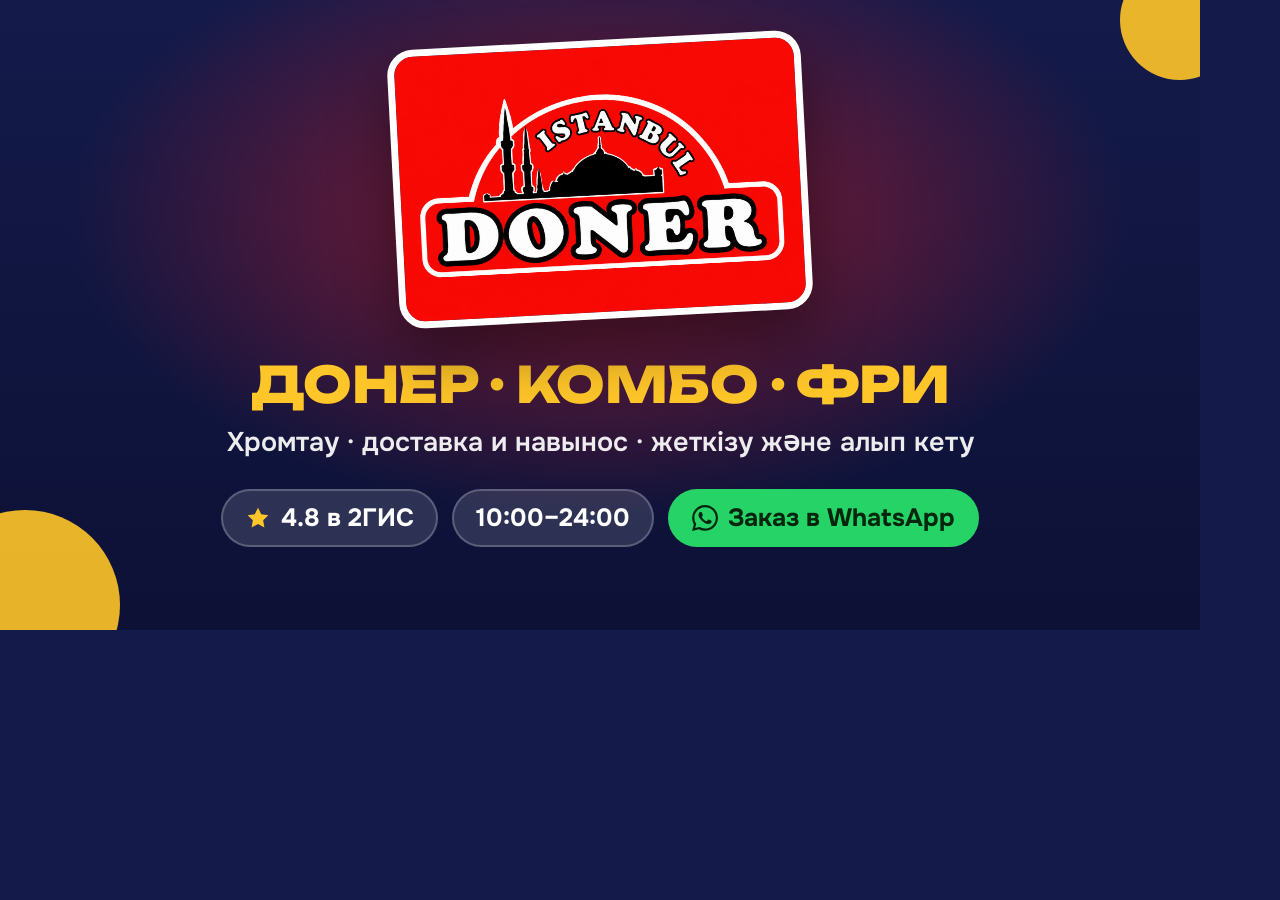
<file: brand/og/card.html>
<!doctype html>
<!-- Обложка для превью ссылок (og:image), 1200×630. Вариант выбирается параметром: card.html?a | ?b | ?c
     Рендер в картинку — brand/og/render.sh -->
<html lang="ru">
<head>
<meta charset="utf-8">
<link href="https://fonts.googleapis.com/css2?family=Onest:wght@500;600;700&family=Unbounded:wght@700;800&display=block" rel="stylesheet">
<style>
  :root { --navy: #141a4a; --navy-2: #0d1136; --red: #d81f26; --logo-red: #f80903; --yellow: #ffc629; }
  html, body { margin: 0; width: 1200px; height: 630px; overflow: hidden; background: var(--navy); }
  body { font-family: 'Onest', sans-serif; color: #fff; -webkit-font-smoothing: antialiased; }
  .card { position: relative; width: 1200px; height: 630px; overflow: hidden; display: none; }
  body.a .card--a, body.b .card--b, body.c .card--c { display: block; }
  .display { font-family: 'Unbounded', sans-serif; font-weight: 800; letter-spacing: -.01em; }
  .logo { display: block; border-radius: 26px; border: 7px solid #fff; box-shadow: 0 26px 60px rgba(0, 0, 0, .45); transform: rotate(-3deg); }
  .chips { display: flex; gap: 14px; }
  .chip { display: inline-flex; align-items: center; gap: 10px; height: 58px; padding: 0 24px; border-radius: 999px; background: rgba(255, 255, 255, .13); box-shadow: inset 0 0 0 2px rgba(255, 255, 255, .22); font-weight: 700; font-size: 25px; white-space: nowrap; }
  .chip svg { width: 26px; height: 26px; color: var(--yellow); }
  .chip--wa { background: #25d366; color: #04260f; box-shadow: none; }
  .chip--wa svg { color: #04260f; }

  /* A — тёмно-синяя, всё по центру: логотип-наклейка, что готовим, как заказать */
  .card--a { background: radial-gradient(760px 430px at 50% 34%, rgba(216, 31, 38, .62), transparent 70%), linear-gradient(180deg, var(--navy), var(--navy-2)); text-align: center; }
  .card--a::before, .card--a::after { content: ''; position: absolute; border-radius: 50%; background: var(--yellow); opacity: .9; }
  .card--a::before { width: 190px; height: 190px; left: -70px; bottom: -70px; }
  .card--a::after { width: 120px; height: 120px; right: -40px; top: -40px; }
  .card--a .logo { width: 400px; margin: 40px auto 0; }
  .card--a .kicker { margin-top: 40px; font-size: 50px; line-height: 1; color: var(--yellow); }
  .card--a .sub { margin-top: 16px; font-size: 27px; font-weight: 600; color: rgba(255, 255, 255, .92); }
  .card--a .chips { justify-content: center; margin-top: 30px; }

  /* B — фирменная красная: крупный логотип как на вывеске и упаковке */
  .card--b { background: var(--logo-red); text-align: center; }
  .card--b img { display: block; height: 470px; margin: 0 auto; }
  .card--b .bar { position: absolute; left: 0; right: 0; bottom: 0; height: 176px; background: linear-gradient(180deg, var(--navy), var(--navy-2)); display: grid; align-content: center; gap: 14px; }
  .card--b .kicker { font-size: 42px; line-height: 1; color: var(--yellow); }
  .card--b .sub { font-size: 26px; font-weight: 600; color: rgba(255, 255, 255, .92); }

  /* C — слева бренд и текст, справа фото на фирменной бумаге */
  .card--c { background: linear-gradient(180deg, var(--navy), var(--navy-2)); }
  .card--c .photo { position: absolute; top: 0; right: 0; width: 600px; height: 630px; clip-path: polygon(17% 0, 100% 0, 100% 100%, 0 100%); }
  .card--c .photo img { width: 100%; height: 100%; object-fit: cover; object-position: 50% 56%; }
  .card--c .photo::after { content: ''; position: absolute; inset: 0; background: linear-gradient(100deg, rgba(13, 17, 54, .85) 4%, rgba(13, 17, 54, 0) 38%); }
  .card--c .edge { position: absolute; top: 0; right: 0; width: 612px; height: 630px; background: var(--yellow); clip-path: polygon(17% 0, 19.2% 0, 2.2% 100%, 0 100%); }
  .card--c .left { position: absolute; left: 60px; top: 0; bottom: 0; width: 620px; display: grid; align-content: center; gap: 0; }
  .card--c .glow { position: absolute; left: -120px; top: -80px; width: 700px; height: 520px; background: radial-gradient(closest-side, rgba(216, 31, 38, .55), transparent); }
  .card--c .logo { width: 300px; border-width: 6px; border-radius: 22px; position: relative; }
  .card--c h1 { position: relative; margin: 38px 0 0; font-size: 60px; line-height: 1.04; }
  .card--c h1 em { font-style: normal; color: var(--yellow); }
  .card--c .sub { position: relative; margin-top: 16px; font-size: 27px; font-weight: 600; color: rgba(255, 255, 255, .9); }
  .card--c .chips { position: relative; margin-top: 30px; }
</style>
</head>
<body>
<svg width="0" height="0" style="position:absolute" aria-hidden="true">
  <symbol id="star" viewBox="0 0 24 24"><path fill="currentColor" d="M12 2.5l2.95 5.98 6.6.96-4.78 4.65 1.13 6.57L12 17.56l-5.9 3.1 1.13-6.57L2.45 9.44l6.6-.96z"/></symbol>
  <symbol id="wa" viewBox="0 0 24 24"><path fill="currentColor" d="M17.472 14.382c-.297-.149-1.758-.867-2.03-.967-.273-.099-.471-.148-.67.15-.197.297-.767.966-.94 1.164-.173.199-.347.223-.644.075-.297-.15-1.255-.463-2.39-1.475-.883-.788-1.48-1.761-1.653-2.059-.173-.297-.018-.458.13-.606.134-.133.298-.347.446-.52.149-.174.198-.298.298-.497.099-.198.05-.371-.025-.52-.075-.149-.669-1.612-.916-2.207-.242-.579-.487-.5-.669-.51-.173-.008-.371-.01-.57-.01-.198 0-.52.074-.792.372-.272.297-1.04 1.016-1.04 2.479 0 1.462 1.065 2.875 1.213 3.074.149.198 2.096 3.2 5.077 4.487.709.306 1.262.489 1.694.625.712.227 1.36.195 1.871.118.571-.085 1.758-.719 2.006-1.413.248-.694.248-1.289.173-1.413-.074-.124-.272-.198-.57-.347m-5.421 7.403h-.004a9.87 9.87 0 01-5.031-1.378l-.361-.214-3.741.982.998-3.648-.235-.374a9.86 9.86 0 01-1.51-5.26c.001-5.45 4.436-9.884 9.888-9.884 2.64 0 5.122 1.03 6.988 2.898a9.825 9.825 0 012.893 6.994c-.003 5.45-4.437 9.884-9.885 9.884m8.413-18.297A11.815 11.815 0 0012.05 0C5.495 0 .16 5.335.157 11.892c0 2.096.547 4.142 1.588 5.945L.057 24l6.305-1.654a11.882 11.882 0 005.683 1.448h.005c6.554 0 11.89-5.335 11.893-11.893a11.821 11.821 0 00-3.48-8.413z"/></symbol>
</svg>

<!-- A -->
<div class="card card--a">
  <img class="logo" src="../logo-original.png" alt="">
  <div class="kicker display">ДОНЕР · КОМБО · ФРИ</div>
  <div class="sub">Хромтау · доставка и навынос · жеткізу және алып кету</div>
  <div class="chips">
    <span class="chip"><svg><use href="#star"/></svg>4.8 в 2ГИС</span>
    <span class="chip">10:00–24:00</span>
    <span class="chip chip--wa"><svg><use href="#wa"/></svg>Заказ в WhatsApp</span>
  </div>
</div>

<!-- B -->
<div class="card card--b">
  <img src="../logo-original.png" alt="">
  <div class="bar">
    <div class="kicker display">ДОНЕР · КОМБО · ФРИ</div>
    <div class="sub">Хромтау · ★ 4.8 в 2ГИС · 10:00–24:00 · заказ в WhatsApp</div>
  </div>
</div>

<!-- C -->
<div class="card card--c">
  <div class="glow"></div>
  <div class="photo"><img src="../../site/img/hero.jpg" alt=""></div>
  <div class="edge"></div>
  <div class="left">
    <img class="logo" src="../logo-original.png" alt="">
    <h1 class="display">Сочный донер<br><em>в Хромтау</em></h1>
    <div class="sub">Доставка и навынос · 10:00–24:00</div>
    <div class="chips">
      <span class="chip"><svg><use href="#star"/></svg>4.8 в 2ГИС</span>
      <span class="chip chip--wa"><svg><use href="#wa"/></svg>Заказ в WhatsApp</span>
    </div>
  </div>
</div>

<script>document.body.className = (location.search.slice(1) || 'a').toLowerCase();</script>
</body>
</html>
</file>
<file: site/css/style.css>
/* Istanbul Doner — быстрый заказ. Палитра взята с вывески кафе. */
:root {
  --navy: #141a4a;
  --navy-2: #0d1136;
  --red: #d81f26;
  --red-dark: #b3151b;
  --yellow: #ffc629;
  --cream: #fff8ee;
  --paper: #ffffff;
  --ink: #16171d;
  --muted: #696c7a;
  --line: #ece5d8;
  --wa: #25d366;
  --wa-ink: #04260f;
  --radius: 22px;
  --radius-sm: 14px;
  --shadow: 0 10px 30px rgba(20, 26, 74, .09);
  --shadow-lg: 0 24px 60px rgba(13, 17, 54, .28);
  --top-h: 60px;
  --font: 'Onest', system-ui, -apple-system, 'Segoe UI', Roboto, Arial, sans-serif;
  --display: 'Unbounded', 'Onest', system-ui, sans-serif;
}

*, *::before, *::after { box-sizing: border-box; }
html { scroll-behavior: smooth; scroll-padding-top: calc(var(--top-h) + 70px); -webkit-text-size-adjust: 100%; }
body {
  margin: 0;
  font: 400 16px/1.5 var(--font);
  color: var(--ink);
  background: var(--cream);
  -webkit-font-smoothing: antialiased;
  overflow-x: hidden;
}
body.has-cart { padding-bottom: 92px; }
body.is-locked { overflow: hidden; }
[hidden] { display: none !important; }
img { max-width: 100%; height: auto; display: block; }
a { color: inherit; }
button { font: inherit; color: inherit; cursor: pointer; }
h1, h2, h3, p, ul, figure, fieldset { margin: 0; padding: 0; }
ul { list-style: none; }
fieldset { border: 0; min-width: 0; }
:focus-visible { outline: 3px solid var(--yellow); outline-offset: 2px; border-radius: 8px; }

.wrap { width: min(1140px, 100% - 32px); margin-inline: auto; }
.ic { width: 1.25em; height: 1.25em; flex: none; }
.skip { position: absolute; left: -999px; top: 8px; z-index: 100; background: var(--yellow); color: var(--ink); padding: 10px 16px; border-radius: 12px; font-weight: 600; }
.skip:focus { left: 8px; }

/* ── кнопки ── */
.btn {
  display: inline-flex; align-items: center; justify-content: center; gap: 10px;
  min-height: 48px; padding: 0 22px; border: 0; border-radius: 999px;
  font-weight: 700; font-size: 16px; text-decoration: none; white-space: nowrap;
  transition: transform .15s ease, box-shadow .15s ease, background-color .15s ease;
}
.btn:active { transform: scale(.97); }
.btn--lg { min-height: 56px; padding: 0 28px; font-size: 17px; }
.btn--xl { min-height: 60px; width: 100%; font-size: 17px; }
.btn--yellow { background: var(--yellow); color: var(--ink); box-shadow: 0 8px 24px rgba(255, 198, 41, .35); }
.btn--yellow:hover { background: #ffd04d; }
.btn--ghost { background: rgba(255, 255, 255, .1); color: #fff; box-shadow: inset 0 0 0 1.5px rgba(255, 255, 255, .35); }
.btn--ghost:hover { background: rgba(255, 255, 255, .18); }
.btn--red { background: var(--red); color: #fff; }
.btn--red:hover { background: var(--red-dark); }
.btn--wa { background: var(--wa); color: var(--wa-ink); box-shadow: 0 8px 24px rgba(37, 211, 102, .35); }
.btn--wa:hover { background: #3fe07a; }
.btn--light { background: #fff; color: var(--ink); box-shadow: inset 0 0 0 1.5px var(--line); }
.btn--light:hover { box-shadow: inset 0 0 0 1.5px var(--ink); }

.round {
  display: inline-grid; place-items: center; width: 44px; height: 44px; border-radius: 50%;
  border: 0; background: #fff; color: var(--ink); box-shadow: inset 0 0 0 1.5px var(--line);
}
.round:hover { box-shadow: inset 0 0 0 1.5px var(--ink); }
.round:disabled { opacity: .35; cursor: default; }
.round--plain { background: #f3efe7; box-shadow: none; }
.round--dark { background: rgba(255, 255, 255, .14); color: #fff; box-shadow: none; }
.round--dark:hover { background: rgba(255, 255, 255, .26); box-shadow: none; }
.link { font-weight: 600; text-underline-offset: 3px; }

/* ── шапка ── */
.top { position: sticky; top: 0; z-index: 40; background: var(--navy); color: #fff; }
.top__in { display: flex; align-items: center; gap: 16px; height: var(--top-h); }
.logo { display: inline-flex; align-items: center; gap: 8px; text-decoration: none; font-family: var(--display); font-weight: 800; letter-spacing: .02em; }
.logo__a { color: #fff; font-size: 17px; }
.logo__b { background: var(--red); color: #fff; font-size: 11px; padding: 5px 8px 4px; border-radius: 7px; letter-spacing: .08em; }
.nav { display: none; gap: 26px; margin-left: 18px; }
.nav a { text-decoration: none; font-weight: 500; opacity: .82; }
.nav a:hover { opacity: 1; }
.top__right { margin-left: auto; display: flex; align-items: center; gap: 10px; }
.language-switch { display: flex; flex: none; gap: 3px; padding: 3px; border: 1px solid rgba(255,255,255,.3); border-radius: 14px; background: rgba(255,255,255,.08); }
.language-switch a { display: grid; place-items: center; min-width: 44px; min-height: 38px; padding: 0 8px; border-radius: 10px; text-decoration: none; font-size: 13px; font-weight: 700; letter-spacing: .03em; }
.language-switch a[aria-current="true"] { background: var(--yellow); color: var(--navy); box-shadow: 0 2px 8px rgba(0,0,0,.15); }
.language-switch a:hover:not([aria-current]) { background: rgba(255,255,255,.15); }
@media (max-width: 559px) {
  .top__in { gap: 8px; }
  .top__right { gap: 4px; }
  .top__phone { display: none !important; }
  .logo { gap: 5px; }
  .logo__a { font-size: 14px; }
  .logo__b { font-size: 9px; padding-inline: 5px; }
}
@media (min-width: 900px) and (max-width: 1199px) {
  .top .status, .top__phone span { display: none !important; }
  .nav { gap: 16px; margin-left: 0; }
}
@media (max-width: 359px) {
  .top .logo { flex-direction: column; align-items: flex-start; gap: 2px; }
  .top .logo__b { padding-block: 2px; }
}
html[lang="kk"] .btn { white-space: normal; text-align: center; padding-block: 10px; }
.top__phone { display: inline-flex; align-items: center; gap: 8px; text-decoration: none; font-weight: 600; }
.top__phone span { display: none; }
.top__phone .ic, .top__cart .ic { width: 22px; height: 22px; }
.top__phone, .top__cart { min-width: 44px; min-height: 44px; justify-content: center; }
.top__cart { position: relative; display: inline-grid; place-items: center; border: 0; border-radius: 50%; background: rgba(255, 255, 255, .1); color: #fff; }
.top__cart:hover { background: rgba(255, 255, 255, .2); }
.top__cart-count {
  position: absolute; top: -3px; right: -3px; min-width: 20px; height: 20px; padding: 0 5px;
  border-radius: 10px; background: var(--yellow); color: var(--ink); font-size: 12px; font-weight: 700; line-height: 20px; text-align: center;
}
.status { display: none; align-items: center; gap: 7px; font-size: 13px; font-weight: 600; padding: 6px 12px; border-radius: 999px; background: rgba(255, 255, 255, .1); white-space: nowrap; }
.status::before { content: ''; width: 8px; height: 8px; border-radius: 50%; background: #9aa0b5; }
.status.is-open::before { background: #3ddc84; box-shadow: 0 0 0 3px rgba(61, 220, 132, .25); }
.status.is-closed::before { background: #ff7a7a; }
.status--inline { display: inline-flex; background: #f3efe7; color: var(--ink); margin-top: 6px; width: fit-content; }

/* ── hero ── */
.hero { background: radial-gradient(900px 520px at 85% 45%, rgba(216, 31, 38, .55), transparent 65%), linear-gradient(180deg, var(--navy) 0%, var(--navy-2) 100%); color: #fff; overflow: hidden; }
.hero__in { display: grid; gap: 34px; padding: 34px 0 46px; }
.eyebrow { font-size: 13px; font-weight: 600; letter-spacing: .04em; text-transform: uppercase; color: var(--yellow); }
h1 { font: 800 clamp(30px, 8.4vw, 58px)/1.06 var(--display); letter-spacing: -.02em; margin-top: 14px; text-wrap: balance; }
h1 em { font-style: normal; color: var(--yellow); }
.hero__lead { margin-top: 18px; font-size: clamp(16px, 2.2vw, 19px); color: rgba(255, 255, 255, .84); max-width: 34em; }
.hero__cta { display: flex; flex-wrap: wrap; gap: 12px; margin-top: 26px; }
.hero__cta .btn { flex: 1 1 220px; }
.hero__rating { display: inline-flex; align-items: center; gap: 10px; margin-top: 24px; font-size: 15px; color: rgba(255, 255, 255, .9); text-decoration: none; }
.hero__rating:hover { color: #fff; }
.stars { display: inline-flex; gap: 2px; color: var(--yellow); }
.stars .ic { width: 18px; height: 18px; }
.hero__media { position: relative; justify-self: center; width: min(100%, 440px); }
.hero__photo { position: relative; border-radius: 28px; overflow: hidden; border: 5px solid #fff; box-shadow: var(--shadow-lg); transform: rotate(1.6deg); aspect-ratio: 5 / 4; background: #2a2f63; }
.hero__photo img { position: absolute; inset: 0; width: 100%; height: 100%; object-fit: cover; object-position: 50% 58%; }
.sticker {
  position: absolute; left: -6px; bottom: -18px; width: 112px; height: 112px; border-radius: 50%;
  background: var(--yellow); color: var(--ink); display: grid; place-content: center; text-align: center;
  transform: rotate(-10deg); box-shadow: 0 10px 24px rgba(0, 0, 0, .3); line-height: 1.15;
}
.sticker span { font-size: 12px; font-weight: 600; }
.sticker b { font: 800 17px/1.1 var(--display); }

/* ── факты ── */
.facts { margin-top: -22px; position: relative; z-index: 2; }
.facts__in { display: grid; grid-template-columns: 1fr 1fr; gap: 10px; }
.fact { display: flex; align-items: center; gap: 12px; background: var(--paper); border-radius: 18px; padding: 14px; box-shadow: var(--shadow); }
.fact__e { font-size: 26px; line-height: 1; }
.fact b { display: block; font-size: 15px; line-height: 1.25; }
.fact span { display: block; font-size: 13px; color: var(--muted); line-height: 1.3; }

/* ── секции ── */
.section { padding: 56px 0; }
.section--cream { background: #fdeed8; }
.section--navy { background: linear-gradient(180deg, var(--navy), var(--navy-2)); }
.section__head { margin-bottom: 22px; }
h2 { font: 800 clamp(26px, 5.4vw, 40px)/1.1 var(--display); letter-spacing: -.02em; }
.section__head p { margin-top: 10px; color: var(--muted); max-width: 40em; }

/* ── меню ── */
.cats {
  position: sticky; top: var(--top-h); z-index: 30; display: flex; gap: 8px; overflow-x: auto;
  margin: 0 -16px 20px; padding: 10px 16px; background: var(--cream);
  scrollbar-width: none;
}
.cats::-webkit-scrollbar { display: none; }
.cats a {
  flex: none; padding: 9px 18px; border-radius: 999px; background: #fff; box-shadow: inset 0 0 0 1.5px var(--line);
  text-decoration: none; font-weight: 600; font-size: 15px;
}
.cats a.is-active { background: var(--navy); color: #fff; box-shadow: none; }
.cat { margin-bottom: 38px; }
.cat__head { display: flex; align-items: baseline; flex-wrap: wrap; gap: 6px 14px; margin-bottom: 14px; }
.cat__head h3 { font: 700 22px/1.2 var(--display); }
.cat__note { font-size: 14px; font-weight: 600; color: var(--red-dark); background: #ffe3e0; padding: 4px 12px; border-radius: 999px; }

/* конфигуратор донера */
.doner { display: grid; grid-template-columns: minmax(0, 1fr); background: var(--paper); border-radius: var(--radius); overflow: hidden; box-shadow: var(--shadow); }
.doner__body, .card, .cards, .cat { min-width: 0; }
.doner__img { position: relative; overflow: hidden; min-width: 0; min-height: 0; aspect-ratio: 16 / 10; background: #eee; }
.doner__img img { position: absolute; inset: 0; width: 100%; height: 100%; object-fit: cover; object-position: 50% 45%; }
.doner__body { padding: 20px 18px 22px; display: grid; gap: 18px; }
.doner__title { display: flex; align-items: baseline; justify-content: space-between; gap: 12px; }
.doner__title h3, .doner__title h4 { margin: 0; font: 700 24px/1.1 var(--display); }
.doner__title span { font-size: 14px; color: var(--muted); white-space: nowrap; }
.doner__desc { color: var(--muted); font-size: 15px; margin-top: -8px; }
.opt__t { font-size: 13px; font-weight: 700; letter-spacing: .05em; text-transform: uppercase; color: var(--muted); margin-bottom: 8px; }

.seg { display: grid; gap: 6px; padding: 5px; background: #f3efe7; border-radius: 18px; }
.seg--2 { grid-template-columns: repeat(2, minmax(0, 1fr)); }
.seg--3 { grid-template-columns: repeat(3, minmax(0, 1fr)); }
.seg label { position: relative; display: grid; min-width: 0; cursor: pointer; }
.seg input { position: absolute; opacity: 0; inset: 0; width: 100%; height: 100%; margin: 0; cursor: pointer; }
.seg span {
  display: grid; place-content: center; text-align: center; min-height: 46px; padding: 6px 8px; border-radius: 14px;
  font-weight: 600; font-size: 15px; line-height: 1.2; transition: background-color .15s, color .15s;
}
.seg span small { display: block; font-weight: 500; font-size: 12px; opacity: .65; }
.seg input:checked + span { background: var(--navy); color: #fff; box-shadow: 0 4px 12px rgba(20, 26, 74, .25); }
.seg input:focus-visible + span { outline: 3px solid var(--yellow); outline-offset: 2px; }

.addons { display: flex; flex-wrap: wrap; gap: 8px; }
.addon { position: relative; cursor: pointer; }
.addon input { position: absolute; opacity: 0; inset: 0; width: 100%; height: 100%; margin: 0; cursor: pointer; }
.addon span {
  display: inline-flex; align-items: center; gap: 8px; min-height: 44px; padding: 0 16px 0 12px; border-radius: 999px;
  box-shadow: inset 0 0 0 1.5px var(--line); background: #fff; font-weight: 600; font-size: 15px;
}
.addon span i { font-style: normal; font-weight: 500; color: var(--muted); }
.addon .ic { width: 18px; height: 18px; padding: 2px; border-radius: 50%; background: #f3efe7; color: var(--muted); }
.addon .ic--on { display: none; }
.addon input:checked + span { box-shadow: inset 0 0 0 2px var(--red); background: #fff4f3; }
.addon input:checked + span .ic--off { display: none; }
.addon input:checked + span .ic--on { display: block; background: var(--red); color: #fff; }
.addon input:focus-visible + span { outline: 3px solid var(--yellow); outline-offset: 2px; }

.doner__buy { display: grid; gap: 12px; }
.doner__qty { display: flex; align-items: center; justify-content: space-between; font-weight: 600; }
.doner__buy .btn { width: 100%; min-width: 0; padding-inline: 16px; }

.stepper { display: inline-flex; align-items: center; background: #f3efe7; border-radius: 999px; padding: 4px; flex: none; }
.stepper button { width: 40px; height: 40px; border-radius: 50%; border: 0; background: #fff; display: grid; place-items: center; box-shadow: 0 1px 3px rgba(0, 0, 0, .08); }
.stepper button:hover { background: var(--navy); color: #fff; }
.stepper button .ic { width: 16px; height: 16px; }
.stepper output { min-width: 34px; text-align: center; font-weight: 700; font-variant-numeric: tabular-nums; }

/* карточки блюд */
.cards { display: grid; gap: 12px; }
.card { display: grid; grid-template-columns: auto 1fr; gap: 6px 14px; align-items: center; background: var(--paper); border-radius: var(--radius); padding: 14px; box-shadow: var(--shadow); }
.card__e { grid-row: span 2; width: 60px; height: 60px; border-radius: 18px; background: #fff1d6; display: grid; place-items: center; font-size: 30px; }
.card__name { font-weight: 700; font-size: 17px; line-height: 1.25; align-self: end; }
.card__foot { display: flex; align-items: center; justify-content: space-between; gap: 10px; align-self: start; }
.card__price { font-weight: 700; font-size: 16px; color: var(--red-dark); font-variant-numeric: tabular-nums; }
.card .add { min-height: 40px; padding: 0 16px 0 12px; font-size: 15px; gap: 6px; }
.card .add .ic { width: 16px; height: 16px; }
.card .stepper button { width: 34px; height: 34px; }

.card--combo { grid-template-columns: 1fr; grid-template-rows: auto 1fr auto; gap: 14px; padding: 20px 18px; position: relative; }
.card--combo .incl { align-content: start; }
.card--combo .card__top { display: flex; align-items: center; gap: 14px; }
.card--combo .card__e { grid-row: auto; flex: none; }
.card--combo .card__name { font: 700 19px/1.2 var(--display); }
.badge { display: inline-block; font-size: 12px; font-weight: 700; letter-spacing: .04em; text-transform: uppercase; background: var(--yellow); color: var(--ink); padding: 3px 10px; border-radius: 999px; margin-bottom: 4px; }
.incl { display: grid; gap: 7px; }
.incl li { display: flex; align-items: center; gap: 9px; font-size: 15px; }
.incl .ic { width: 16px; height: 16px; color: #1a9d54; }
.card--combo .card__price { font: 800 22px/1 var(--display); color: var(--ink); }
.card--combo .card__foot { padding-top: 14px; border-top: 1.5px dashed var(--line); }

/* карточка с вариантами: напитки (вкус + объём) */
.card--opt { grid-template-columns: auto 1fr; gap: 12px 14px; }
.card--opt .card__e { grid-row: auto; width: 52px; height: 52px; border-radius: 50%; font-size: 26px; }
.card__e--tone { background: color-mix(in srgb, var(--tone, #ffc629) 14%, #fff); box-shadow: inset 0 0 0 2px color-mix(in srgb, var(--tone, #ffc629) 28%, transparent); }
.card--opt .card__name { align-self: center; display: flex; flex-wrap: wrap; align-items: baseline; gap: 4px 10px; }
.card__count { font-size: 12px; font-weight: 600; color: #14713d; background: #e2f6ea; padding: 2px 9px; border-radius: 999px; }
.card__ctrl { grid-column: 1 / -1; display: grid; grid-template-columns: 1fr 1fr; gap: 8px; min-width: 0; }
.card--opt .card__foot { grid-column: 1 / -1; }
.card--opt .card__price { font-size: 18px; color: var(--ink); }
.sel {
  width: 100%; min-width: 0; min-height: 44px; padding: 0 38px 0 14px; border-radius: 14px; border: 1.5px solid var(--line);
  background: #fff url("data:image/svg+xml,%3Csvg xmlns='http://www.w3.org/2000/svg' viewBox='0 0 24 24' fill='none' stroke='%2316171d' stroke-width='2.4' stroke-linecap='round' stroke-linejoin='round'%3E%3Cpath d='M6 9l6 6 6-6'/%3E%3C/svg%3E") no-repeat right 12px center / 16px;
  font: 600 15px/1.2 var(--font); color: var(--ink); -webkit-appearance: none; appearance: none; cursor: pointer; text-overflow: ellipsis;
}
.sel:focus-visible { outline: 3px solid var(--yellow); outline-offset: 2px; }
.seg--sm { padding: 4px; border-radius: 14px; gap: 4px; }
.seg--sm span { min-height: 36px; font-size: 14px; border-radius: 11px; padding: 4px 6px; }

/* ── предложение к покупке ── */
.tray {
  position: fixed; z-index: 46; left: 12px; right: 12px; bottom: calc(88px + env(safe-area-inset-bottom));
  background: #fff; border-radius: 22px; padding: 14px 14px 16px; box-shadow: var(--shadow-lg), 0 0 0 1.5px var(--line);
}
.tray.is-in { animation: rise .32s cubic-bezier(.2, .8, .2, 1) both; }
.tray__head { display: flex; align-items: flex-start; justify-content: space-between; gap: 12px; margin-bottom: 10px; }
.tray__lead { font-size: 13px; font-weight: 600; color: #14713d; margin-bottom: 2px; }
.tray__t { font-weight: 700; font-size: 16px; line-height: 1.3; }
.tray__x { flex: none; width: 36px; height: 36px; border: 0; border-radius: 50%; background: #f3efe7; display: grid; place-items: center; }
.tray__x:hover { background: #e9e2d3; }
.tray__x .ic { width: 16px; height: 16px; }
.tray__chips { display: flex; flex-wrap: wrap; gap: 8px; }
.chip {
  display: inline-flex; align-items: center; gap: 8px; min-height: 44px; padding: 0 16px; border: 0; border-radius: 999px;
  background: #fff4f3; box-shadow: inset 0 0 0 1.5px #f4c4c1; font-weight: 600; font-size: 15px; color: var(--ink); text-align: left;
}
.chip:hover { box-shadow: inset 0 0 0 2px var(--red); }
.chip:active { transform: scale(.97); }
.chip b { color: var(--red-dark); white-space: nowrap; }
.chip__e { font-size: 18px; line-height: 1; }
.chip--muted { background: #f3efe7; box-shadow: none; color: var(--muted); }
.chip--muted:hover { box-shadow: inset 0 0 0 1.5px var(--muted); }
.chip--sm { min-height: 36px; padding: 0 13px; font-size: 14px; }

.menu-hint { margin-top: -10px; padding: 16px 18px; border-radius: 18px; background: #fff; box-shadow: inset 0 0 0 1.5px var(--line); color: #4b4e5c; font-size: 15px; }
.menu-hint::before { content: '💬 '; }

/* ── отзывы ── */
.reviews { display: grid; gap: 22px; }
.rating { background: var(--paper); border-radius: var(--radius); padding: 22px; box-shadow: var(--shadow); align-self: start; }
.rating__top { display: flex; align-items: center; gap: 16px; }
.rating__num { font: 800 56px/1 var(--display); letter-spacing: -.03em; }
.rating__top .stars { color: #f5a800; }
.rating__top .stars .ic { width: 20px; height: 20px; }
.rating__sub { font-size: 14px; color: var(--muted); margin-top: 4px; }
.bars { display: grid; gap: 7px; margin: 18px 0 6px; }
.bar { display: grid; grid-template-columns: 14px 1fr 26px; align-items: center; gap: 10px; font-size: 13px; font-weight: 600; font-variant-numeric: tabular-nums; }
.bar i { display: block; height: 8px; border-radius: 4px; background: #f3efe7; overflow: hidden; }
.bar i b { display: block; height: 100%; border-radius: 4px; background: #f5a800; }
.bar span:last-child { text-align: right; color: var(--muted); }
.bars__note { font-size: 12px; color: var(--muted); }
.topics { display: flex; flex-wrap: wrap; gap: 6px; margin-top: 16px; }
.topics span { font-size: 13px; font-weight: 600; padding: 5px 12px; border-radius: 999px; background: #f3efe7; }
.topics__t { font-size: 13px; color: var(--muted); margin-top: 16px; }
.topics__t + .topics { margin-top: 8px; }

.reviews__main { min-width: 0; }
.reviews__track {
  display: flex; gap: 14px; overflow-x: auto; scroll-snap-type: x mandatory; scrollbar-width: none;
  margin: 0 -16px; padding: 4px 16px 18px; scroll-padding-inline: 16px;
}
.reviews__track::-webkit-scrollbar { display: none; }
.rev { flex: 0 0 min(84%, 340px); scroll-snap-align: start; background: var(--paper); border-radius: var(--radius); padding: 18px; box-shadow: var(--shadow); display: flex; flex-direction: column; gap: 12px; }
.rev__head { display: flex; align-items: center; gap: 12px; }
.rev__ava { flex: none; width: 44px; height: 44px; border-radius: 50%; display: grid; place-items: center; color: #fff; font-weight: 700; font-size: 15px; }
.rev__name { font-weight: 700; line-height: 1.25; overflow-wrap: anywhere; }
.rev__meta { font-size: 13px; color: var(--muted); }
.rev .stars { color: #f5a800; }
.rev .stars .ic { width: 16px; height: 16px; }
.rev .stars .off { color: #e4dccd; }
.rev__text { white-space: pre-line; overflow-wrap: anywhere; font-size: 15px; line-height: 1.5; }
.rev__text.is-clamped { display: -webkit-box; -webkit-box-orient: vertical; -webkit-line-clamp: 7; line-clamp: 7; overflow: hidden; }
.rev__more { align-self: flex-start; border: 0; background: none; padding: 0; font-weight: 600; color: var(--navy); text-decoration: underline; text-underline-offset: 3px; }
.rev__tag { margin-top: auto; align-self: flex-start; font-size: 12px; font-weight: 600; color: #14713d; background: #e2f6ea; padding: 4px 10px; border-radius: 999px; }
.reviews__ctrl { display: flex; align-items: center; gap: 10px; }
.reviews__ctrl .link { margin-left: auto; }

/* ── галерея ── */
.gallery { display: grid; grid-template-columns: repeat(2, minmax(0, 1fr)); grid-auto-rows: 42vw; grid-auto-flow: dense; gap: 10px; }
.gallery button { min-width: 0; min-height: 0; border: 0; padding: 0; border-radius: 18px; overflow: hidden; background: #e9e2d3; cursor: zoom-in; position: relative; }
.gallery img { position: absolute; inset: 0; width: 100%; height: 100%; object-fit: cover; transition: transform .35s ease; }
.gallery button:hover img { transform: scale(1.05); }
.gallery .is-tall { grid-row: span 2; }
.gallery .is-wide { grid-column: span 2; }

/* ── контакты ── */
.contacts { display: grid; gap: 16px; }
.contacts__card { background: var(--paper); border-radius: var(--radius); overflow: hidden; box-shadow: var(--shadow-lg); }
.contacts__photo { width: 100%; aspect-ratio: 16 / 9; object-fit: cover; }
.contacts__body { padding: 22px 20px 24px; }
.contacts__body h2 { font-size: clamp(22px, 4.4vw, 30px); }
.clist { display: grid; gap: 16px; margin: 20px 0 24px; }
.clist li { display: flex; gap: 14px; }
.clist .ic { width: 22px; height: 22px; color: var(--red); margin-top: 2px; }
.clist b { display: block; line-height: 1.35; }
.clist span { display: block; font-size: 14px; color: var(--muted); }
.clist .status--inline { display: inline-flex; color: var(--ink); font-size: 13px; }
.clist a { text-decoration: none; }
.clist a:hover b { text-decoration: underline; }
.contacts__btns { display: flex; flex-wrap: wrap; gap: 10px; }
.contacts__btns .btn { flex: 1 1 160px; }
.contacts__map { border-radius: var(--radius); overflow: hidden; min-height: 320px; background: #dfe6ee; box-shadow: var(--shadow-lg); }
.contacts__map iframe { display: block; width: 100%; height: 100%; min-height: 320px; border: 0; }

/* ── подвал ── */
.foot { background: var(--navy-2); color: rgba(255, 255, 255, .7); padding: 26px 0 30px; font-size: 14px; }
.foot__in { display: grid; gap: 12px; }
.foot a:not(.logo) { color: #fff; text-underline-offset: 3px; }

/* ── плашка корзины ── */
.cartbar {
  position: fixed; z-index: 45; left: 12px; right: 12px; bottom: calc(12px + env(safe-area-inset-bottom));
  display: flex; align-items: center; justify-content: space-between; gap: 14px; min-height: 64px; padding: 10px 20px;
  border: 0; border-radius: 22px; background: var(--red); color: #fff; box-shadow: 0 16px 40px rgba(179, 21, 27, .45);
  animation: rise .3s ease both;
}
.cartbar:hover { background: var(--red-dark); }
.cartbar__l { display: inline-flex; align-items: center; gap: 10px; font-weight: 600; }
.cartbar__l .ic { width: 22px; height: 22px; }
.cartbar__r { text-align: right; line-height: 1.2; }
.cartbar__r b { display: block; font-size: 18px; font-variant-numeric: tabular-nums; }
.cartbar__r span { font-size: 13px; opacity: .9; }
.cartbar.is-bump { animation: bump .3s ease; }
@keyframes rise { from { transform: translateY(120%); } to { transform: none; } }
@keyframes bump { 50% { transform: scale(1.04); } }

/* ── корзина / оформление ── */
.sheet { position: fixed; inset: 0; z-index: 60; }
.sheet__backdrop { position: absolute; inset: 0; background: rgba(10, 12, 40, .6); animation: fade .25s ease both; }
.sheet__panel {
  position: absolute; left: 0; right: 0; bottom: 0; height: 94vh; height: 94dvh; display: flex; flex-direction: column;
  background: var(--cream); border-radius: 26px 26px 0 0; box-shadow: var(--shadow-lg); animation: up .3s cubic-bezier(.2, .8, .2, 1) both; outline: 0;
}
@keyframes fade { from { opacity: 0; } }
@keyframes up { from { transform: translateY(100%); } }
@keyframes side { from { transform: translateX(100%); } }
.sheet__head { display: flex; flex-wrap: wrap; align-items: center; justify-content: space-between; gap: 8px; padding: 18px 18px 12px; flex-shrink: 0; }
.sheet__head h2 { font-size: 24px; }
.sheet__scroll { flex: 1; min-height: 0; overflow-y: auto; padding: 4px 18px 22px; overscroll-behavior: contain; scroll-padding-block: 12px; }
.sheet__foot { flex-shrink: 0; padding: 14px 18px calc(16px + env(safe-area-inset-bottom)); background: var(--paper); border-top: 1.5px solid var(--line); box-shadow: 0 -10px 30px rgba(20, 26, 74, .06); }
.keyboard-done { flex: 1 0 100%; min-height: 44px; border: 0; border-radius: 12px; background: var(--navy); color: #fff; font-size: 14px; font-weight: 600; }
@media (max-width: 899px) {
  .sheet.is-editing { top: var(--visible-top, 0px); bottom: auto; height: var(--visible-height, 100dvh); }
  .sheet.is-editing .sheet__panel { height: 100%; }
  .sheet.is-editing .sheet__head { padding-top: 10px; padding-bottom: 8px; }
  .sheet.is-editing .sheet__head h2 { font-size: 20px; }
  .sheet.is-editing .sheet__foot { padding-top: 10px; padding-bottom: 10px; }
}
.total { display: flex; align-items: baseline; justify-content: space-between; margin-bottom: 12px; font-weight: 600; }
.total small { display: block; font-weight: 500; font-size: 13px; color: var(--muted); }
.total b { font: 800 24px/1 var(--display); font-variant-numeric: tabular-nums; }

.empty, .done { text-align: center; padding: 46px 10px; display: grid; gap: 10px; justify-items: center; }
.empty__e, .done__e { font-size: 58px; line-height: 1; }
.empty b, .done b { font: 700 20px/1.2 var(--display); }
.empty p, .done p { color: var(--muted); max-width: 26em; }
.empty .btn { margin-top: 10px; }
.done__sub { font-size: 14px; }
.done__btns { display: grid; gap: 10px; width: 100%; max-width: 340px; margin-top: 12px; }

.checkout { display: grid; gap: 18px; }
.closed-note { padding: 12px 14px; border-radius: 14px; background: #fff0c9; color: #6a4b00; font-size: 14px; font-weight: 500; }
.lines { display: grid; gap: 10px; }
.line { display: grid; grid-template-columns: 1fr auto; gap: 8px 12px; background: var(--paper); border-radius: 18px; padding: 14px; box-shadow: var(--shadow); }
.line__name { font-weight: 700; line-height: 1.3; }
.line__opts { font-size: 14px; color: var(--muted); }
.line__unit { font-size: 13px; color: var(--muted); }
.line__sum { font-weight: 700; text-align: right; white-space: nowrap; font-variant-numeric: tabular-nums; }
.line__ask { grid-column: 1 / -1; display: flex; flex-wrap: wrap; gap: 6px; padding: 10px 12px 12px; border-radius: 14px; background: #fff6df; }
.line__ask > span { width: 100%; font-size: 13px; font-weight: 700; color: #6a4b00; }
.line__ask .chip { background: #fff; box-shadow: inset 0 0 0 1.5px #ead9ae; }
.line__ask .chip:hover { box-shadow: inset 0 0 0 2px var(--red); }
.line__ctrl { grid-column: 1 / -1; display: flex; align-items: center; justify-content: space-between; }
.line__addons { grid-column: 1 / -1; display: flex; flex-wrap: wrap; gap: 8px; padding-block: 4px; }
.line__addons-title { width: 100%; font-size: 13px; color: var(--muted); }
.line__addons .line__addon { min-height: 44px; white-space: normal; text-align: left; color: var(--red-dark); background: var(--cream, #fff8ef); }

/* «Добавить к заказу?» в корзине */
.cs { display: grid; gap: 10px; }
.cs__t { font-weight: 700; font-size: 15px; }
.cs__row { display: flex; gap: 10px; overflow-x: auto; margin: 0 -18px; padding: 2px 18px 8px; scrollbar-width: none; }
.cs__row::-webkit-scrollbar { display: none; }
.cs__item { flex: 0 0 136px; display: grid; gap: 4px; justify-items: start; align-content: start; text-align: left; padding: 12px; border: 0; border-radius: 18px; background: #fff; box-shadow: var(--shadow); }
.cs__item:hover { box-shadow: var(--shadow), inset 0 0 0 2px var(--red); }
.cs__item:active { transform: scale(.97); }
.cs__e { font-size: 26px; line-height: 1.1; }
.cs__n { font-weight: 600; font-size: 14px; line-height: 1.25; min-height: 2.5em; }
.cs__p { display: inline-flex; align-items: center; gap: 6px; font-weight: 700; font-size: 14px; color: var(--red-dark); white-space: nowrap; }
.cs__p .ic { width: 12px; height: 12px; padding: 3px; box-sizing: content-box; border-radius: 50%; background: var(--red); color: #fff; }
.line .stepper button { width: 36px; height: 36px; }
.line__del { border: 0; background: none; color: var(--muted); display: inline-flex; align-items: center; gap: 6px; font-size: 14px; min-height: 40px; padding: 0 4px; }
.line__del:hover { color: var(--red); }
.line__del .ic { width: 18px; height: 18px; }

.fs legend, .field label { display: block; font-weight: 700; font-size: 15px; margin-bottom: 8px; padding: 0; }
.field label i, .fs legend i { font-style: normal; font-weight: 500; color: var(--muted); font-size: 13px; }
.field input, .field textarea {
  width: 100%; font: 500 16px/1.4 var(--font); color: var(--ink); padding: 14px 16px; border-radius: var(--radius-sm);
  border: 1.5px solid var(--line); background: #fff; outline: 0; transition: border-color .15s, box-shadow .15s; -webkit-appearance: none; appearance: none;
}
.field textarea { resize: vertical; min-height: 64px; }
.field input::placeholder, .field textarea::placeholder { color: #a5a7b3; font-weight: 400; }
.field input:focus, .field textarea:focus { border-color: var(--navy); box-shadow: 0 0 0 4px rgba(20, 26, 74, .12); }
.field.is-err input { border-color: var(--red); box-shadow: 0 0 0 4px rgba(216, 31, 38, .12); }
.field--time { margin-top: 12px; }
.err { color: var(--red-dark); font-size: 13px; font-weight: 600; margin-top: 6px; }
.hint { color: var(--muted); font-size: 13px; margin-top: 6px; }
.grid2 { display: grid; gap: 18px; }
.checkout .seg { background: #efe9dd; }
.pickup-note { display: flex; align-items: center; gap: 10px; padding: 12px 14px; border-radius: 14px; background: #fff; box-shadow: inset 0 0 0 1.5px var(--line); font-size: 15px; }
.pickup-note .ic { color: var(--red); width: 20px; height: 20px; }
.privacy { font-size: 13px; color: var(--muted); text-align: center; }

/* ── просмотр фото ── */
.lightbox { position: fixed; inset: 0; z-index: 70; background: rgba(8, 9, 30, .95); display: grid; place-items: center; animation: fade .2s ease both; }
.lightbox figure { display: grid; gap: 12px; justify-items: center; padding: 0 12px; }
.lightbox img { max-width: 94vw; max-height: 80vh; max-height: 80dvh; border-radius: 16px; object-fit: contain; }
.lightbox figcaption { color: rgba(255, 255, 255, .8); font-size: 14px; text-align: center; max-width: 40em; }
.lightbox__close { position: absolute; top: 14px; right: 14px; }
.lightbox__prev, .lightbox__next { position: absolute; bottom: 18px; }
.lightbox__prev { left: calc(50% - 56px); }
.lightbox__next { right: calc(50% - 56px); }

/* ── уведомление ── */
.toast {
  position: fixed; z-index: 80; left: 50%; top: calc(var(--top-h) + 68px); transform: translate(-50%, -14px); width: max-content;
  max-width: calc(100% - 32px); padding: 12px 18px; border-radius: 999px; background: var(--navy); color: #fff;
  font-size: 15px; font-weight: 600; box-shadow: var(--shadow-lg); opacity: 0; pointer-events: none; transition: opacity .25s, transform .25s; text-align: center;
}
.toast.is-on { opacity: 1; transform: translate(-50%, 0); }

/* Компактная карточка: фото не отодвигает выбор блюда на несколько экранов. */
@media (max-width: 559px) {
  .doner__img { aspect-ratio: auto; height: clamp(144px, 42vw, 200px); }
  .doner__body { padding: 16px; gap: 14px; }
  .doner__title { flex-wrap: wrap; gap: 6px 12px; }
  .doner__title h3, .doner__title h4 { font-size: 22px; }
  .doner__desc { font-size: 14px; line-height: 1.45; margin-top: -4px; }
  .opt__t { margin-bottom: 6px; font-size: 12px; }
  .seg { gap: 4px; padding: 4px; }
  .seg span { padding: 6px 4px; font-size: 14px; }
  .addons { gap: 6px; }
  .addon span { gap: 6px; padding-inline: 10px; font-size: 14px; }
  .doner__buy { grid-template-columns: auto minmax(0, 1fr); align-items: center; gap: 8px; }
  .doner__qty > span { display: none; }
  .doner__qty .stepper button { width: 36px; height: 40px; }
  .doner__qty .stepper output { min-width: 26px; }
  .doner__buy .btn { min-height: 48px; padding: 8px; font-size: 14px; white-space: normal; text-align: center; }
}
/* ── скидка дня: флажки и цены ── */
.flag { display: inline-block; font-size: 12px; font-weight: 700; line-height: 1.3; color: #fff; background: var(--red); padding: 3px 9px; border-radius: 999px; white-space: nowrap; vertical-align: middle; }
.flag--sm { font-size: 11px; padding: 2px 8px; margin-left: 8px; }
.card__name .flag { margin-left: 8px; }
.badge + .flag { margin-left: 6px; margin-bottom: 4px; }
.doner__title .flag { margin-right: auto; align-self: center; }
.price-old { margin-right: 8px; color: var(--muted); font-size: .82em; font-weight: 500; text-decoration-thickness: 1.5px; }
.line__unit { display: flex; flex-wrap: wrap; align-items: center; }
.savings { margin: 0 0 8px; text-align: right; font-size: 14px; font-weight: 700; color: #14713d; }
.is-spot { animation: spot 2.4s ease 1; }
@keyframes spot { 0%, 55% { box-shadow: 0 0 0 4px var(--yellow), 0 0 0 14px rgba(255, 198, 41, .35); } }

/* ── главная: карточка «Скидка дня» ── */
.section--deal { padding-bottom: 0; }
.deal {
  display: grid; border-radius: 28px; overflow: hidden; color: #fff; box-shadow: var(--shadow-lg);
  background: radial-gradient(620px 320px at 100% 0%, rgba(255, 198, 41, .28), transparent 62%), linear-gradient(135deg, var(--red) 0%, #8f1015 100%);
}
.deal__media { aspect-ratio: 16 / 10; background: #7a0f13; }
.deal__media img { width: 100%; height: 100%; object-fit: cover; object-position: 50% 64%; }
.deal__body { display: grid; gap: 12px; justify-items: start; padding: 24px 20px 26px; }
.deal__badge { background: var(--yellow); color: var(--ink); font-size: 13px; font-weight: 800; letter-spacing: .04em; text-transform: uppercase; padding: 6px 14px; border-radius: 999px; }
.deal h2 { color: #fff; font-size: clamp(24px, 4.6vw, 38px); text-wrap: balance; }
.deal__text { color: rgba(255, 255, 255, .9); max-width: 34em; }
.deal__price { display: flex; align-items: baseline; gap: 12px; }
.deal__price s { font-size: 18px; opacity: .72; }
.deal__price b { font: 800 clamp(30px, 6vw, 44px)/1 var(--display); color: var(--yellow); }
.deal__cta { display: flex; flex-wrap: wrap; align-items: center; gap: 12px 18px; margin-top: 6px; }
.deal__until { font-size: 14px; color: rgba(255, 255, 255, .88); }

/* ── главная: плитки «Что в меню» ── */
.section__head--row { display: flex; flex-wrap: wrap; align-items: flex-end; justify-content: space-between; gap: 16px; }
.tiles { display: grid; grid-template-columns: repeat(2, 1fr); gap: 12px; }
.tile {
  position: relative; display: grid; gap: 4px; align-content: start; padding: 18px 16px; border-radius: var(--radius);
  background: var(--paper); box-shadow: var(--shadow); text-decoration: none; transition: transform .15s ease, box-shadow .15s ease;
}
.tile:hover { transform: translateY(-3px); box-shadow: 0 16px 36px rgba(20, 26, 74, .15); }
.tile__e { font-size: 34px; line-height: 1.15; }
.tile__t { font: 700 17px/1.2 var(--display); overflow-wrap: anywhere; }
.tile__p { color: var(--muted); font-size: 14px; font-weight: 600; }
.tile .flag { justify-self: start; margin-top: 4px; }

/* ── страница заказа ── */
.section--order { padding-top: 24px; }
.backlink { display: inline-flex; align-items: center; gap: 6px; margin-bottom: 14px; color: var(--muted); font-size: 15px; font-weight: 600; text-decoration: none; }
.backlink:hover { color: var(--ink); }
.backlink .ic { width: 16px; height: 16px; }
.h-page { margin: 0; font: 800 clamp(28px, 6vw, 44px)/1.1 var(--display); letter-spacing: -.02em; }
.dealbar {
  display: flex; flex-wrap: wrap; align-items: center; gap: 8px 12px; margin-bottom: 14px; padding: 12px 16px; border-radius: 18px;
  background: linear-gradient(135deg, var(--red), #a3141a); color: #fff; font-weight: 600; text-decoration: none; box-shadow: var(--shadow);
}
.dealbar__badge { background: var(--yellow); color: var(--ink); font-size: 12px; font-weight: 800; letter-spacing: .04em; text-transform: uppercase; padding: 4px 10px; border-radius: 999px; }
.dealbar__go { margin-left: auto; font-size: 14px; opacity: .9; }
a.top__cart, a.cartbar { text-decoration: none; }

@media (min-width: 560px) {
  .tiles { grid-template-columns: repeat(3, 1fr); }
}
@media (min-width: 900px) {
  .deal { grid-template-columns: 1fr 1.15fr; }
  .deal__media { position: relative; aspect-ratio: auto; min-height: 340px; }
  .deal__media img { position: absolute; inset: 0; }
  .deal__body { align-content: center; padding: 40px 44px; }
  .tiles { grid-template-columns: repeat(5, 1fr); gap: 16px; }
  .tile { padding: 24px 20px; }
  .tile .flag { position: absolute; top: 14px; right: 14px; margin: 0; }
  .section--order { padding-top: 34px; }
}

/* ── политика конфиденциальности ── */
html[lang="kk"] [data-lang-block="ru"], html[lang="ru"] [data-lang-block="kk"] { display: none; }
.legal { max-width: 760px; }
.legal__meta { margin-top: 8px; color: var(--muted); font-size: 14px; }
.legal__lead { margin-top: 18px; padding: 16px 18px; border-radius: 18px; background: #fff; box-shadow: inset 0 0 0 1.5px var(--line); font-size: 17px; }
.legal h2 { margin: 30px 0 10px; font: 700 20px/1.25 var(--display); letter-spacing: 0; }
.legal p { margin-top: 10px; }
.legal ul { display: grid; gap: 8px; margin-top: 10px; padding-left: 22px; list-style: disc; }
.legal a { font-weight: 600; text-underline-offset: 3px; }
.legal__done { margin-left: 8px; color: #14713d; font-weight: 600; }
.privacy a { color: inherit; font-weight: 600; text-underline-offset: 3px; }

/* ── планшет и десктоп ── */
@media (min-width: 560px) {
  .card__ctrl { grid-template-columns: 1fr; }
  .doner__buy { grid-template-columns: auto minmax(0, 1fr); align-items: center; }
  .doner__qty span { display: none; }
  .grid2 { grid-template-columns: 1fr 1fr; }
  .cards { grid-template-columns: 1fr 1fr; }
  .gallery { grid-auto-rows: 200px; grid-template-columns: repeat(3, 1fr); }
  .top__phone span { display: inline; }
}
@media (min-width: 900px) {
  :root { --top-h: 68px; }
  body.has-cart { padding-bottom: 0; }
  body.has-cart .foot { padding-bottom: 110px; }
  .nav { display: flex; }
  .status { display: inline-flex; }
  .logo__a { font-size: 19px; }
  .hero__in { grid-template-columns: 1.15fr .85fr; align-items: center; gap: 50px; padding: 64px 0 84px; }
  .hero__cta .btn { flex: 0 0 auto; }
  .hero__photo { aspect-ratio: 4 / 5; transform: rotate(2.4deg); }
  .hero__photo img { object-position: 50% 50%; }
  .sticker { width: 132px; height: 132px; left: -34px; bottom: 34px; }
  .sticker b { font-size: 20px; }
  .sticker span { font-size: 13px; }
  .facts { margin-top: -34px; }
  .facts__in { grid-template-columns: repeat(4, 1fr); gap: 16px; }
  .fact { padding: 18px 20px; }
  .section { padding: 84px 0; }
  .cats { margin-inline: 0; padding-inline: 0; }
  .doner { grid-template-columns: 1fr 1.05fr; }
  .doner__img { aspect-ratio: auto; position: relative; min-height: 420px; }
  .doner__img img { position: absolute; inset: 0; }
  .doner__body { padding: 32px 34px; gap: 22px; }
  .doner__title h3, .doner__title h4 { font-size: 30px; }
  .cards--snacks { grid-template-columns: repeat(4, 1fr); }
  .cards--snacks .card { grid-template-columns: 1fr; text-align: left; gap: 10px; padding: 18px; }
  .cards--snacks .card__e { grid-row: auto; }
  .card--combo { padding: 26px; }
  .reviews { grid-template-columns: 320px minmax(0, 1fr); gap: 28px; }
  .reviews__track { margin: 0; padding-inline: 4px; scroll-padding-inline: 4px; }
  .rev { flex-basis: 330px; }
  .gallery { grid-template-columns: repeat(4, 1fr); grid-auto-rows: 230px; gap: 14px; }
  .contacts { grid-template-columns: 460px 1fr; gap: 22px; }
  .contacts__map, .contacts__map iframe { min-height: 100%; }
  .foot__in { grid-template-columns: auto 1fr; align-items: center; gap: 28px; }
  .cartbar { left: auto; right: 24px; bottom: 24px; min-width: 340px; }
  .tray { left: auto; right: 24px; bottom: 102px; width: 410px; padding: 16px 16px 18px; }
  .cards--opt { grid-template-columns: repeat(3, 1fr); }
  .cs__row { margin: 0 -26px; padding-inline: 26px; }
  .sheet__panel { left: auto; top: 0; bottom: 0; width: 500px; height: auto; border-radius: 26px 0 0 26px; animation-name: side; }
  .sheet__head { padding: 24px 26px 14px; }
  .sheet__scroll { padding: 4px 26px 26px; }
  .sheet__foot { padding: 18px 26px 22px; }
  .lightbox__prev, .lightbox__next { bottom: auto; top: 50%; transform: translateY(-50%); }
  .lightbox__prev { left: 24px; }
  .lightbox__next { right: 24px; }
}

@media (prefers-reduced-motion: reduce) {
  html { scroll-behavior: auto; }
  *, *::before, *::after { animation-duration: .01ms !important; transition-duration: .01ms !important; }
}
</file>
